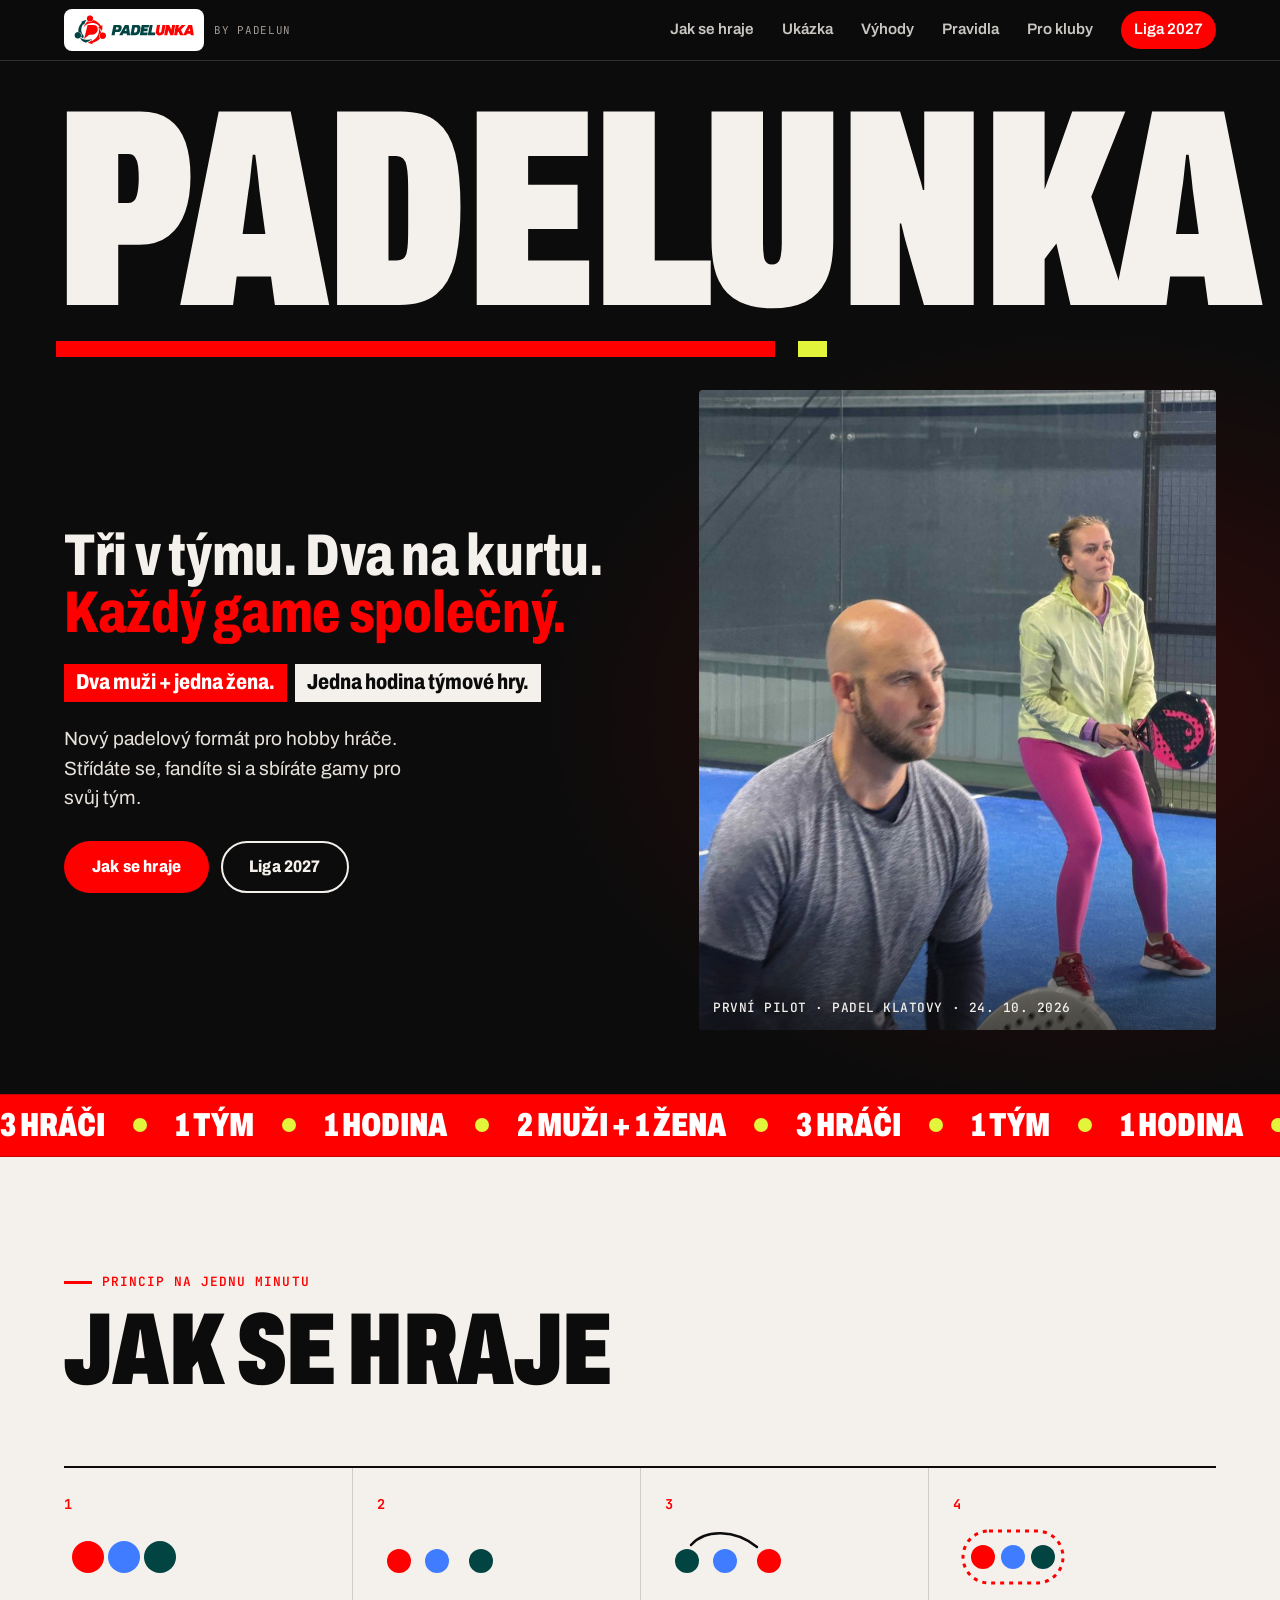
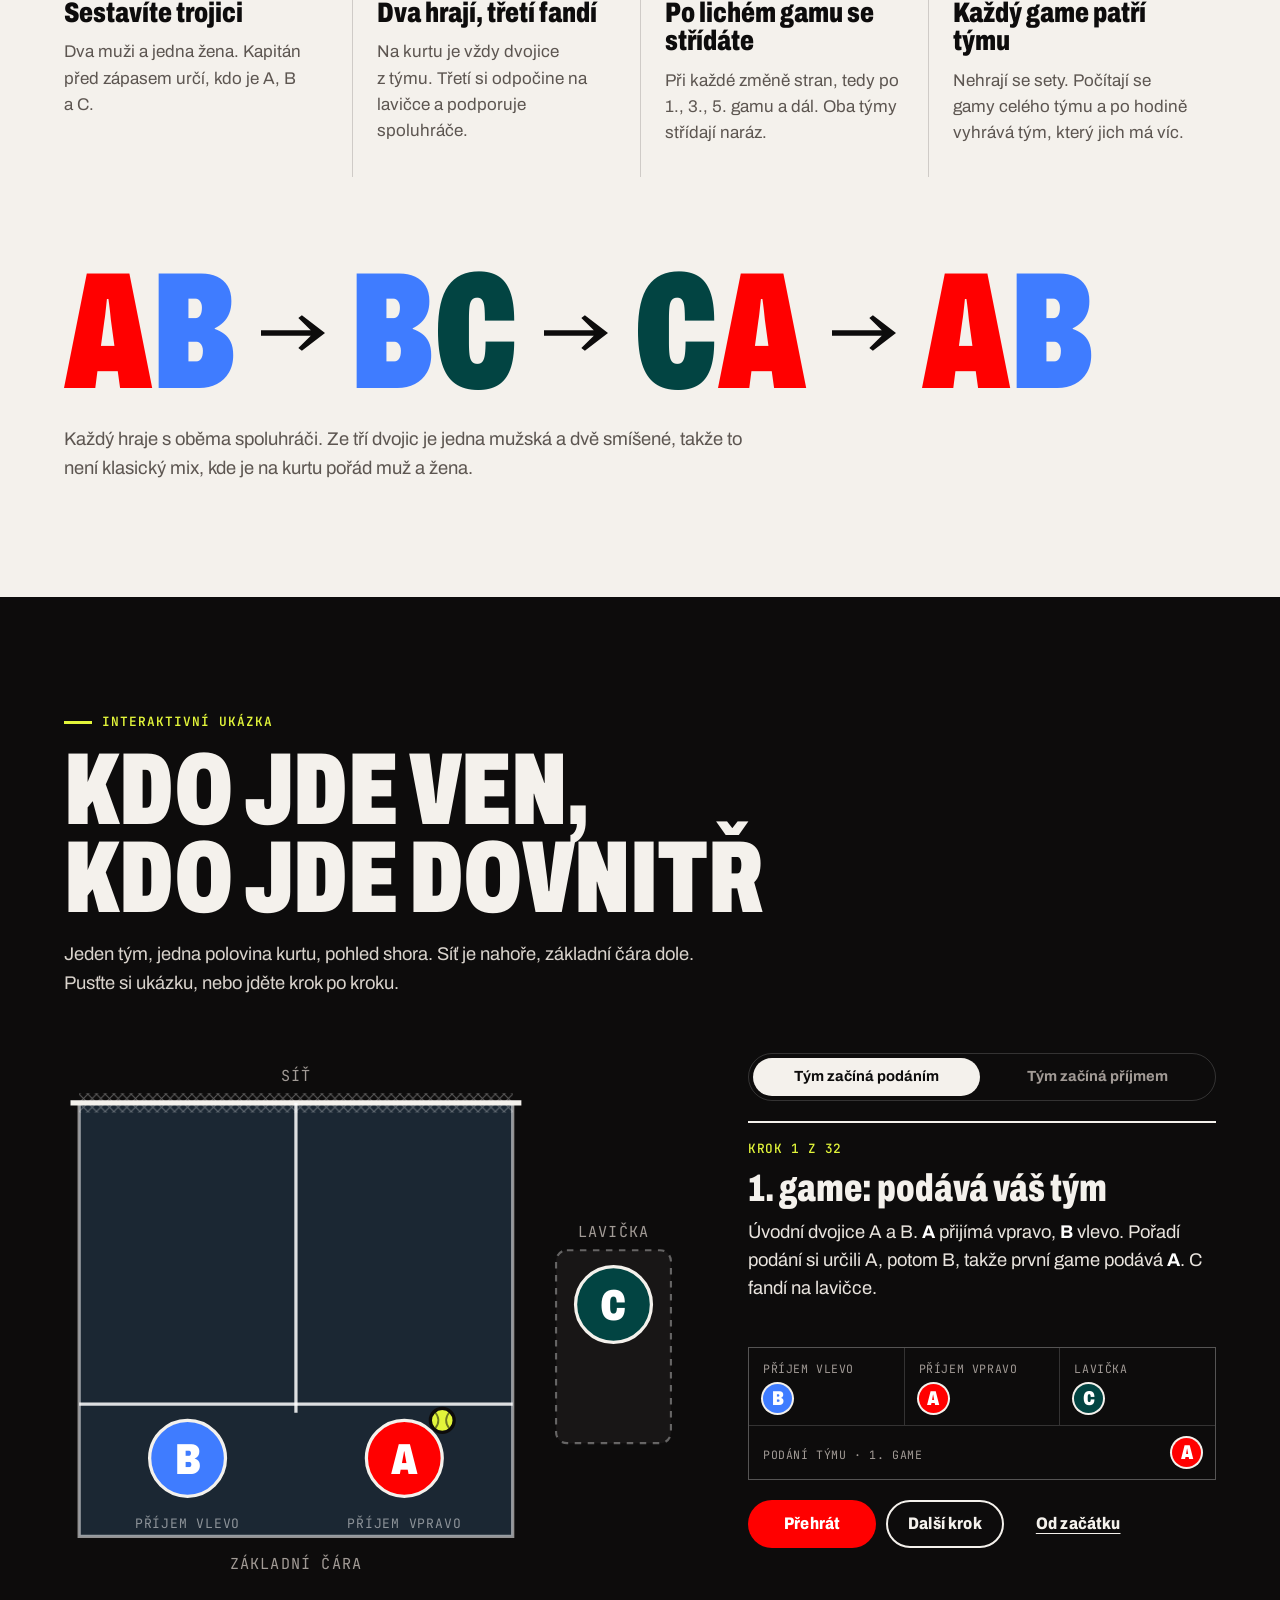
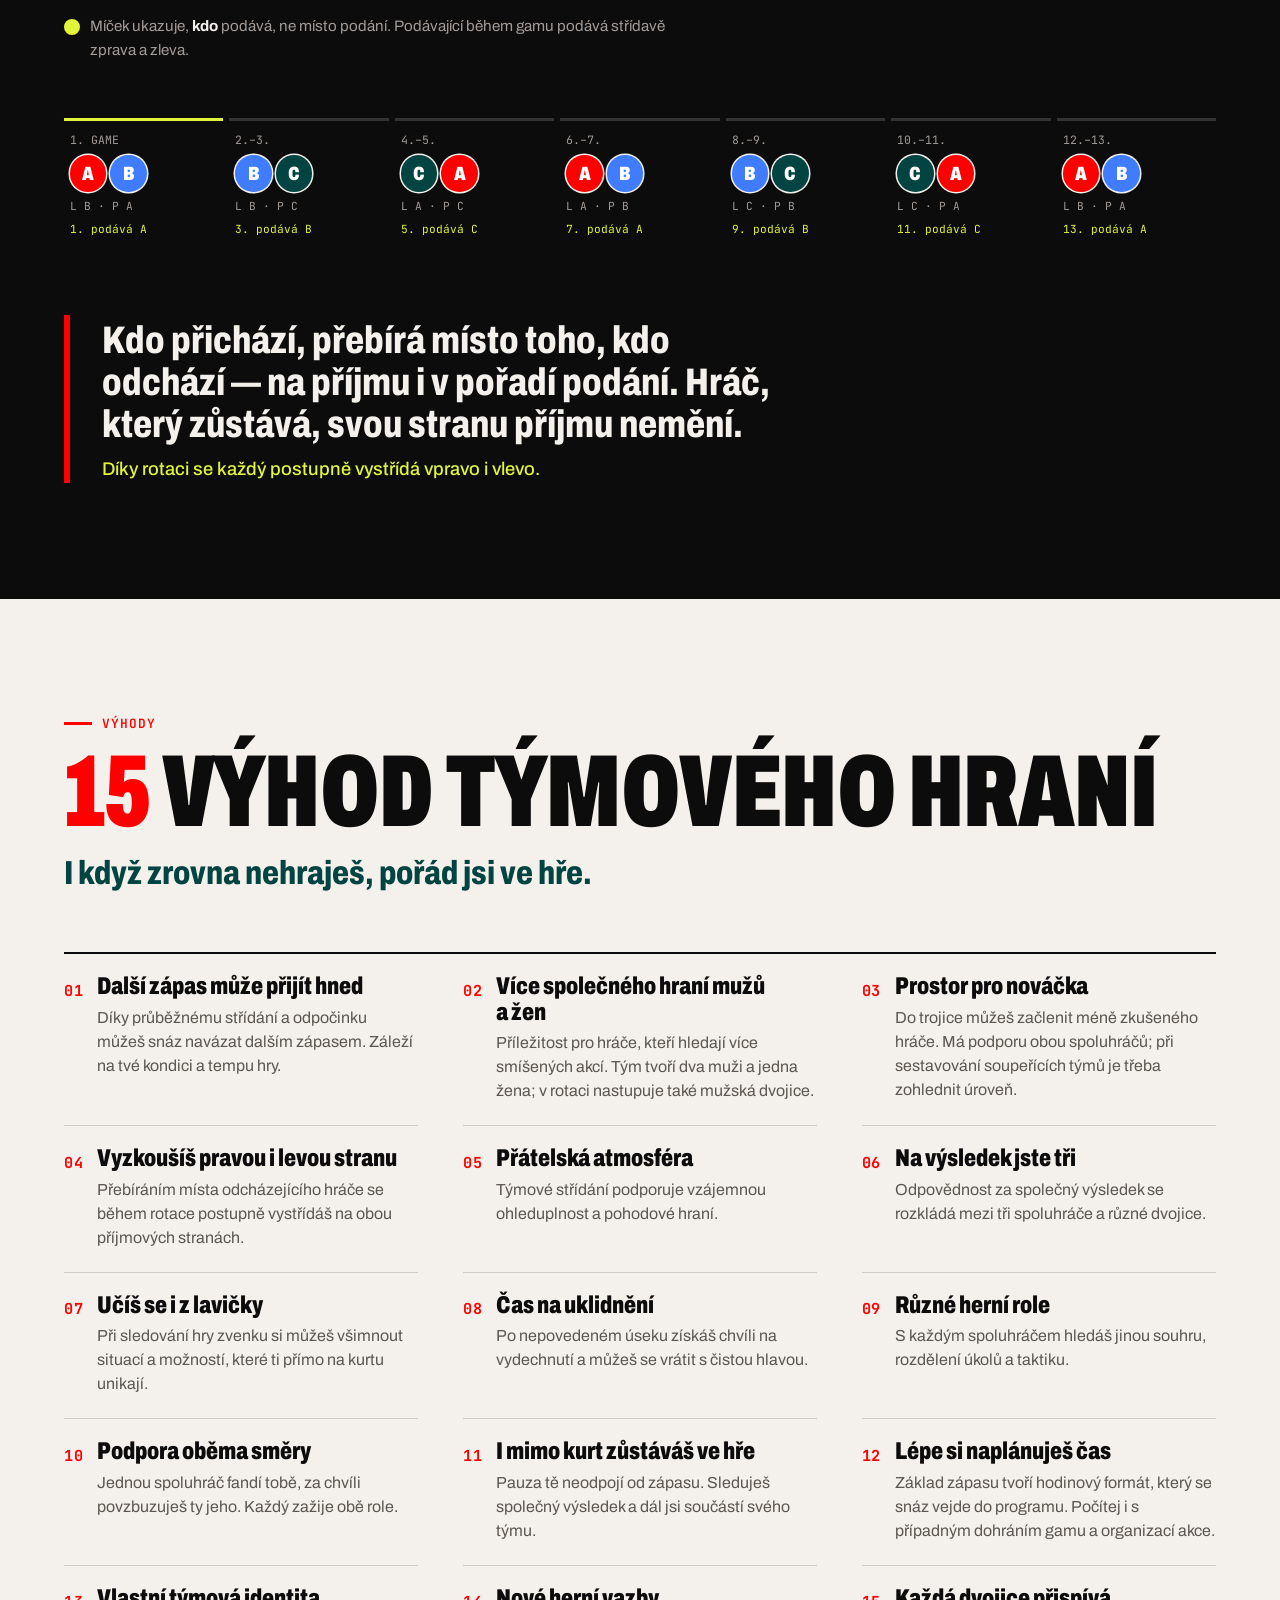
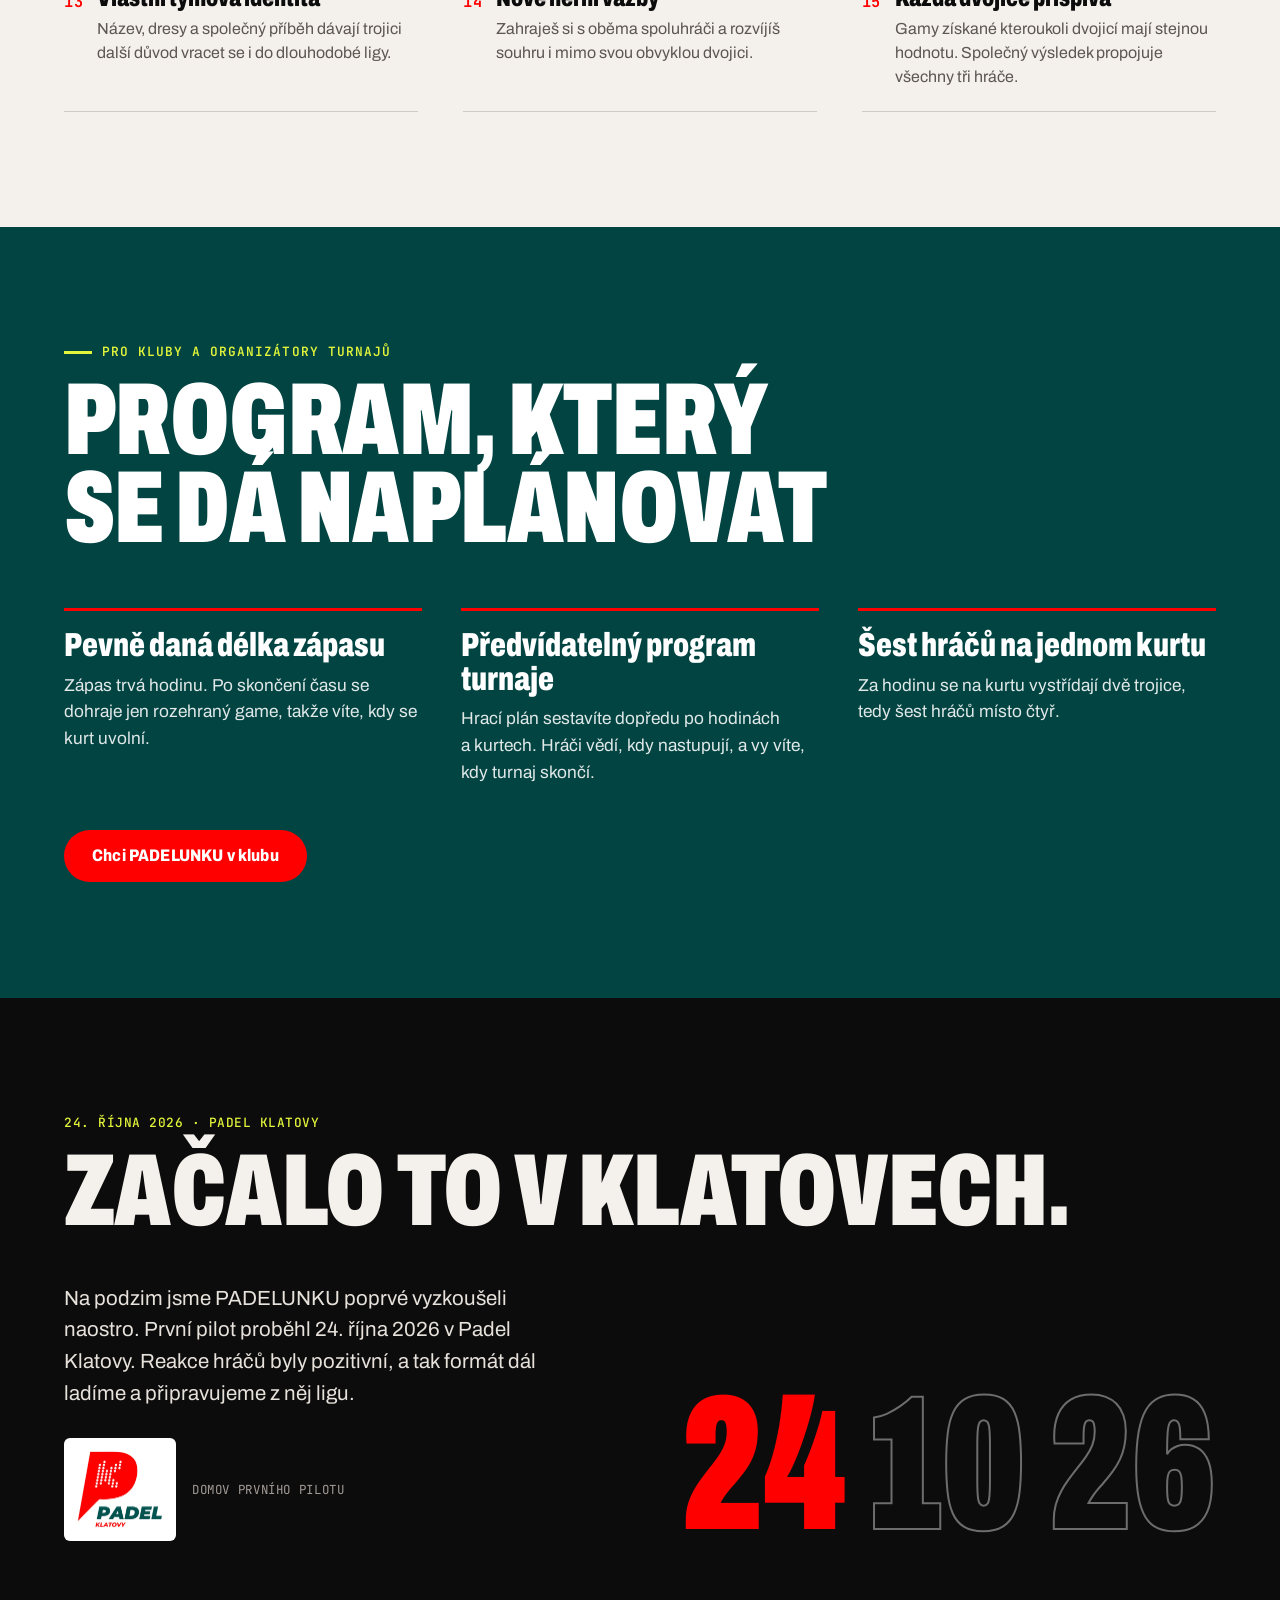
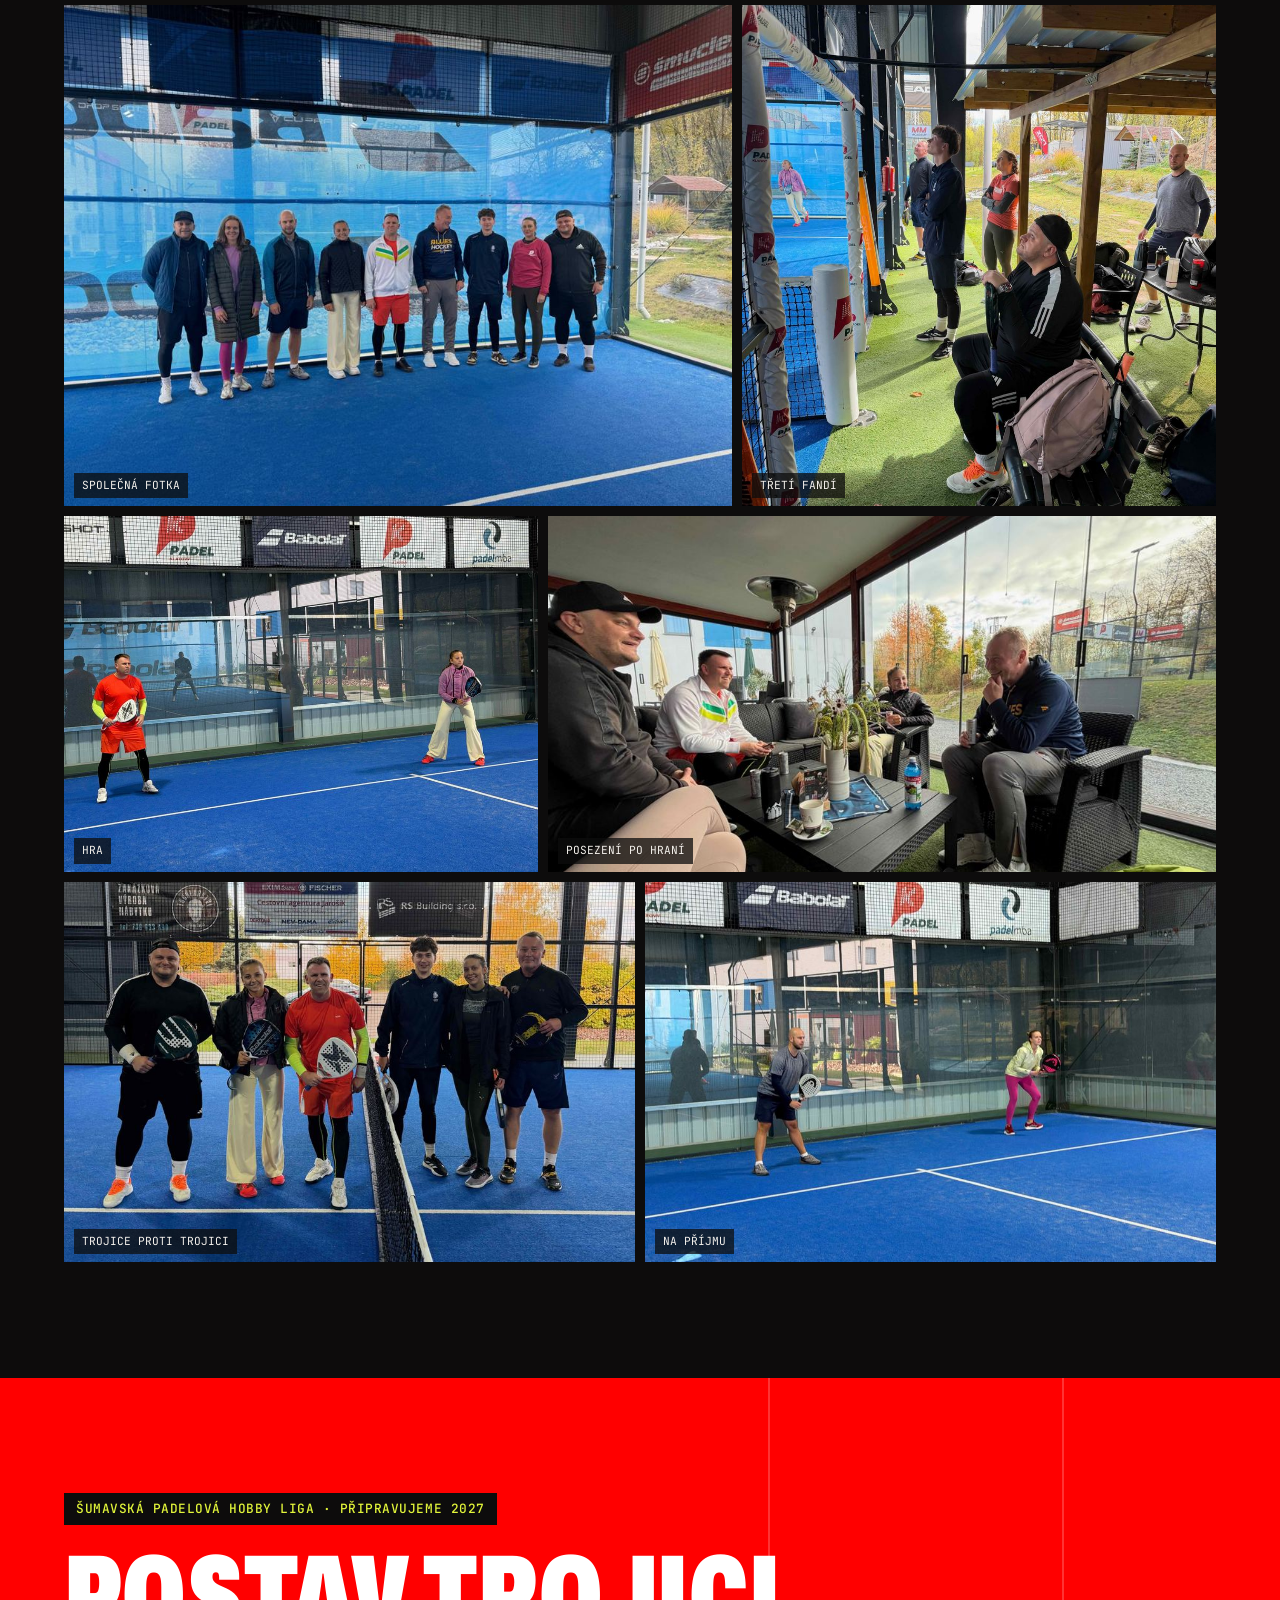
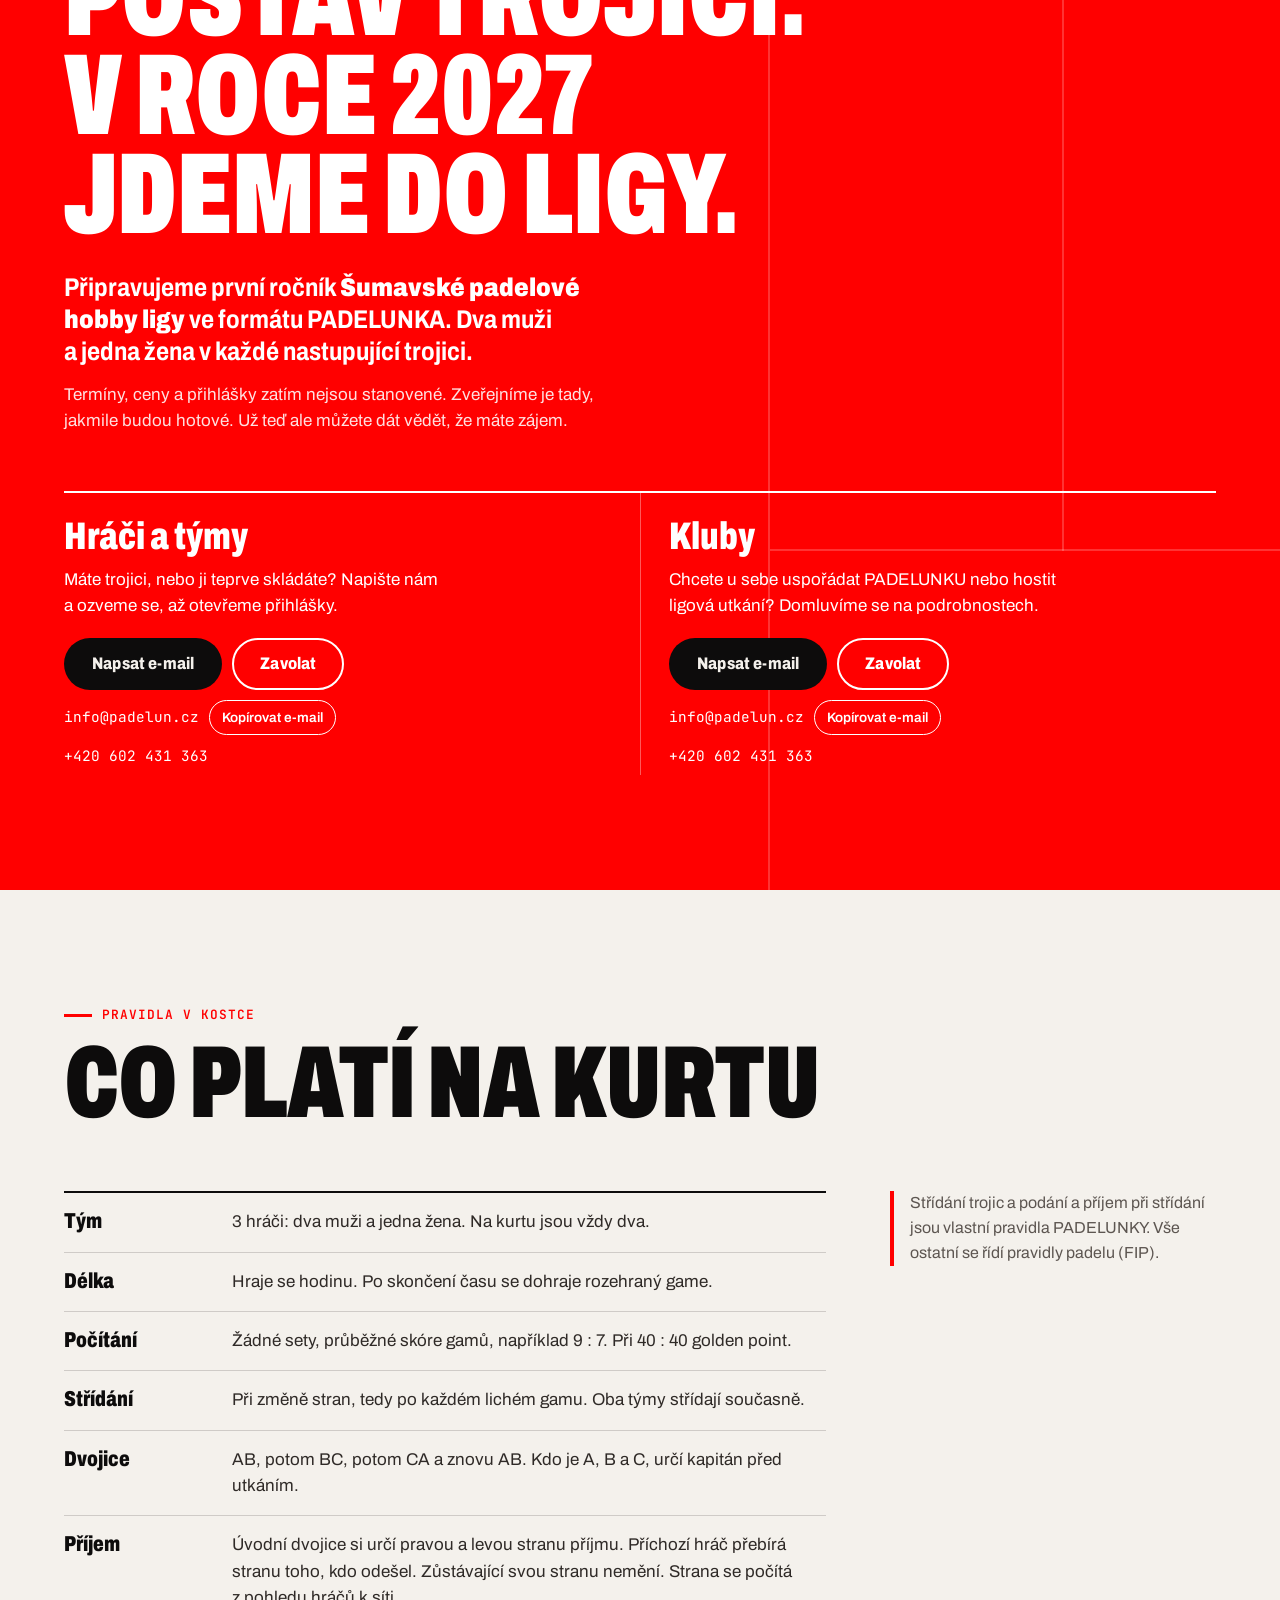
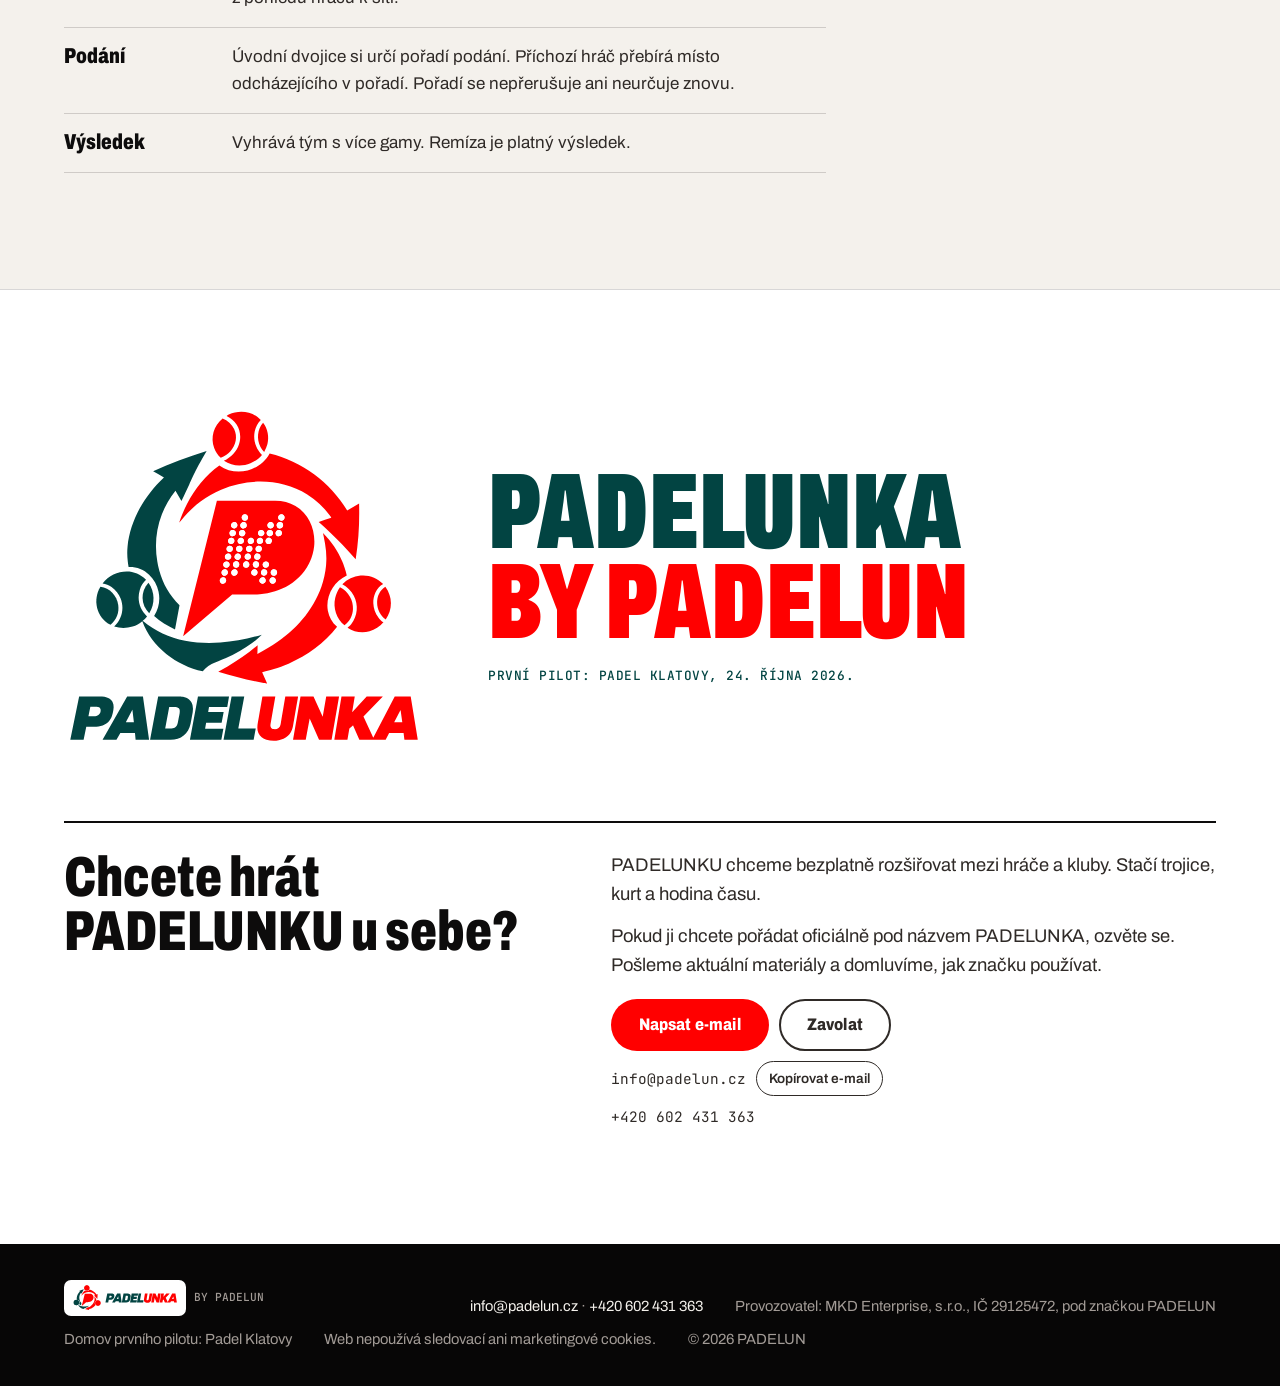
<file: index.html>
<!doctype html>
<html lang="cs">
<head>
<meta charset="utf-8">
<meta name="viewport" content="width=device-width, initial-scale=1, viewport-fit=cover">
<title>PADELUNKA – tři v týmu, dva na kurtu</title>
<meta name="description" content="PADELUNKA je týmový padelový formát pro hobby hráče: tři v týmu, dva muži a jedna žena, dva na kurtu a hodina společné hry. Připravujeme Šumavskou padelovou hobby ligu 2027.">
<meta name="theme-color" content="#0d0c0c">
<meta name="author" content="PADELUN – MKD Enterprise, s.r.o.">
<meta name="color-scheme" content="dark">
<link rel="canonical" href="https://padelunka.cz/">
<meta property="og:url" content="https://padelunka.cz/">
<meta property="og:type" content="website">
<meta property="og:locale" content="cs_CZ">
<meta property="og:site_name" content="PADELUNKA">
<meta property="og:title" content="PADELUNKA – tři v týmu, dva na kurtu">
<meta property="og:description" content="Nový týmový formát padelu pro hobby hráče. Dva muži + jedna žena, jedna hodina týmové hry. Připravujeme Šumavskou padelovou hobby ligu 2027.">
<meta property="og:image" content="https://padelunka.cz/assets/img/og.png">
<meta property="og:image:type" content="image/png">
<meta property="og:image:width" content="1200">
<meta property="og:image:height" content="630">
<meta property="og:image:alt" content="PADELUNKA – 3 hráči, 1 tým, 1 hodina">
<meta name="twitter:card" content="summary_large_image">
<link rel="icon" href="assets/img/favicon.svg" type="image/svg+xml">
<link rel="icon" href="assets/img/favicon-32.png" sizes="32x32" type="image/png">
<link rel="apple-touch-icon" href="assets/img/apple-touch-icon.png">
<link rel="manifest" href="site.webmanifest">
<link rel="preload" href="assets/fonts/archivo-latin.woff2" as="font" type="font/woff2" crossorigin>
<link rel="preload" href="assets/fonts/archivo-latin-ext.woff2" as="font" type="font/woff2" crossorigin>
<link rel="stylesheet" href="assets/css/style.css">
<script src="assets/js/nastaveni.js" defer></script>
<script src="assets/js/web.js" defer></script>
<script src="assets/js/rotace.js" defer></script>
</head>
<body>
<a class="skip" href="#obsah">Přeskočit na obsah</a>

<header class="top">
  <div class="top__in">
    <a class="brand" href="#uvod" aria-label="PADELUNKA – na začátek stránky">
      <span class="brand__plate"><img src="assets/img/logo/logo-vodorovne-mini.svg" alt="PADELUNKA" width="128" height="32"></span><span class="brand__by">by PADELUN</span>
    </a>
    <nav class="nav" aria-label="Hlavní navigace">
      <a href="#jak-se-hraje">Jak se hraje</a>
      <a href="#ukazka">Ukázka</a>
      <a href="#vyhody">Výhody</a>
      <a href="#pravidla">Pravidla</a>
      <a href="#kluby">Pro kluby</a>
      <a class="nav__liga" href="#liga">Liga 2027</a>
    </nav>
  </div>
</header>

<main id="obsah">

<!-- ============ ÚVOD ============ -->
<section class="hero" id="uvod" aria-labelledby="hero-nazev">
  <div class="wrap">
    <h1 class="hero__mega" id="hero-nazev">PADELUNKA</h1>
    <div class="hero__grid">
      <div class="hero__copy">
        <p class="hero__claim">Tři v týmu. Dva na kurtu. <em>Každý game společný.</em></p>
        <p class="hero__mix"><span>Dva muži + jedna žena.</span> <span>Jedna hodina týmové hry.</span></p>
        <p class="hero__lead">Nový padelový formát pro hobby hráče. Střídáte se, fandíte si a sbíráte gamy pro svůj tým.</p>
        <div class="hero__cta">
          <a class="btn btn--red" href="#jak-se-hraje">Jak se hraje</a>
          <a class="btn btn--line" href="#liga">Liga 2027</a>
        </div>
      </div>

      <figure class="hero__media" id="hero-media">
        <!-- Bez dodané fotky se zobrazí živé schéma trojice. Fotka se zapne v assets/js/nastaveni.js -->
        <div class="trio" aria-hidden="true">
          <svg viewBox="0 0 420 400" class="trio__svg">
            <g class="trio__court">
              <rect x="30" y="30" width="360" height="340"/>
              <line x1="30" y1="130" x2="390" y2="130"/>
              <line x1="210" y1="130" x2="210" y2="370"/>
              <line x1="30" y1="30" x2="390" y2="30" class="trio__net"/>
            </g>
            <g class="trio__edges">
              <line data-e="AB" x1="110" y1="290" x2="310" y2="290"/>
              <line data-e="BC" x1="310" y1="290" x2="210" y2="115"/>
              <line data-e="CA" x1="210" y1="115" x2="110" y2="290"/>
            </g>
            <circle class="trio__ball" r="9" cx="210" cy="290"/>
            <g class="trio__node" data-p="A" transform="translate(110 290)"><circle r="34"/><text dy="0.36em">A</text></g>
            <g class="trio__node" data-p="B" transform="translate(310 290)"><circle r="34"/><text dy="0.36em">B</text></g>
            <g class="trio__node" data-p="C" transform="translate(210 115)"><circle r="34"/><text dy="0.36em">C</text></g>
          </svg>
        </div>
        <figcaption class="trio__cap" aria-live="off"><span class="mono">Na kurtu</span> <b id="trio-pair">A + B</b> <span class="mono">· fandí</span> <b id="trio-rest">C</b></figcaption>
      </figure>
    </div>
  </div>
  <div class="ticker" aria-hidden="true">
    <div class="ticker__run">
      <span>3 hráči</span><i></i><span>1 tým</span><i></i><span>1 hodina</span><i></i><span>2 muži + 1 žena</span><i></i>
      <span>3 hráči</span><i></i><span>1 tým</span><i></i><span>1 hodina</span><i></i><span>2 muži + 1 žena</span><i></i>
    </div>
  </div>
</section>

<!-- ============ JAK SE HRAJE ============ -->
<section class="band band--paper" id="jak-se-hraje" aria-labelledby="jak-nazev">
  <div class="wrap">
    <p class="eyebrow">Princip na jednu minutu</p>
    <h2 class="h2" id="jak-nazev">Jak se hraje</h2>

    <ol class="steps">
      <li class="step">
        <span class="step__n">1</span>
        <svg class="step__pic" viewBox="0 0 120 60" aria-hidden="true"><circle cx="24" cy="30" r="16" class="pA"/><circle cx="60" cy="30" r="16" class="pB"/><circle cx="96" cy="30" r="16" class="pC"/></svg>
        <h3>Sestavíte trojici</h3>
        <p>Dva muži a jedna žena. Kapitán před zápasem určí, kdo je A, B a C.</p>
      </li>
      <li class="step">
        <span class="step__n">2</span>
        <svg class="step__pic" viewBox="0 0 120 60" aria-hidden="true"><rect x="2" y="6" width="78" height="48" class="court"/><circle cx="22" cy="34" r="12" class="pA"/><circle cx="60" cy="34" r="12" class="pB"/><circle cx="104" cy="34" r="12" class="pC"/></svg>
        <h3>Dva hrají, třetí fandí</h3>
        <p>Na kurtu je vždy dvojice z týmu. Třetí si odpočine na lavičce a podporuje spoluhráče.</p>
      </li>
      <li class="step">
        <span class="step__n">3</span>
        <svg class="step__pic" viewBox="0 0 120 60" aria-hidden="true"><rect x="2" y="6" width="78" height="48" class="court"/><circle cx="60" cy="34" r="12" class="pB"/><circle cx="22" cy="34" r="12" class="pC"/><circle cx="104" cy="34" r="12" class="pA"/><path d="M92 20 C 70 2, 40 2, 26 18" class="swap"/></svg>
        <h3>Po lichém gamu se střídáte</h3>
        <p>Při každé změně stran, tedy po 1., 3., 5. gamu a dál. Oba týmy střídají naráz.</p>
      </li>
      <li class="step">
        <span class="step__n">4</span>
        <svg class="step__pic" viewBox="0 0 120 60" aria-hidden="true"><circle cx="30" cy="30" r="12" class="pA"/><circle cx="60" cy="30" r="12" class="pB"/><circle cx="90" cy="30" r="12" class="pC"/><rect x="10" y="4" width="100" height="52" rx="26" class="team"/></svg>
        <h3>Každý game patří týmu</h3>
        <p>Nehrají se sety. Počítají se gamy celého týmu a po hodině vyhrává tým, který jich má víc.</p>
      </li>
    </ol>

    <div class="rot" role="img" aria-label="Pořadí dvojic: A a B, potom B a C, potom C a A, a znovu A a B">
      <span class="rot__pair"><b class="cA">A</b><b class="cB">B</b></span><i class="arr"></i>
      <span class="rot__pair"><b class="cB">B</b><b class="cC">C</b></span><i class="arr"></i>
      <span class="rot__pair"><b class="cC">C</b><b class="cA">A</b></span><i class="arr"></i>
      <span class="rot__pair"><b class="cA">A</b><b class="cB">B</b></span>
    </div>
    <p class="rot__note">Každý hraje s oběma spoluhráči. Ze tří dvojic je jedna mužská a dvě smíšené, takže to není klasický mix, kde je na kurtu pořád muž a žena.</p>
  </div>
</section>

<!-- ============ INTERAKTIVNÍ UKÁZKA ============ -->
<section class="band band--ink demo" id="ukazka" aria-labelledby="demo-nazev">
  <div class="wrap">
    <p class="eyebrow eyebrow--y">Interaktivní ukázka</p>
    <h2 class="h2" id="demo-nazev">Kdo jde ven, kdo jde dovnitř</h2>
    <p class="demo__intro">Jeden tým, jedna polovina kurtu, pohled shora. Síť je nahoře, základní čára dole. Pusťte si ukázku, nebo jděte krok po kroku.</p>

    <div class="demo__grid">
        <div class="seg demo__seg" role="radiogroup" aria-label="Jak tým začíná">
          <button type="button" role="radio" aria-checked="true" data-start="podani" id="start-podani">Tým začíná podáním</button>
          <button type="button" role="radio" aria-checked="false" data-start="prijem" id="start-prijem">Tým začíná příjmem</button>
        </div>
      <div class="demo__stage">
        <svg class="court" id="court" viewBox="-14 -46 584 500" role="img" aria-labelledby="court-title court-desc">
          <title id="court-title">Polovina padelového kurtu s hráči A, B a C</title>
          <desc id="court-desc">Schéma ukazuje, kdo stojí na příjmu vpravo, kdo vlevo, kdo sedí na lavičce a kdo bude podávat. Slovní popis každého kroku je v textu u schématu.</desc>
          <defs>
            <pattern id="mesh" width="8" height="8" patternUnits="userSpaceOnUse"><path d="M0 0L8 8M8 0L0 8" class="mesh"/></pattern>
          </defs>
          <!-- kurt 10 × 10 m, 1 m = 40 jednotek -->
          <rect x="0" y="0" width="400" height="400" class="c-floor"/>
          <rect x="0" y="0" width="400" height="400" class="c-wall"/>
          <rect x="0" y="-9" width="400" height="18" fill="url(#mesh)" class="c-netbg"/>
          <line x1="-8" y1="0" x2="408" y2="0" class="c-net"/>
          <line x1="0" y1="278" x2="400" y2="278" class="c-line"/>
          <line x1="200" y1="0" x2="200" y2="286" class="c-line"/>
          <rect x="0" y="278" width="200" height="122" class="c-zone" id="zone-L"/>
          <rect x="200" y="278" width="200" height="122" class="c-zone" id="zone-R"/>
          <text x="200" y="-20" class="c-lab" text-anchor="middle">SÍŤ</text>
          <text x="200" y="430" class="c-lab" text-anchor="middle">ZÁKLADNÍ ČÁRA</text>
          <text x="100" y="392" class="c-side" text-anchor="middle">PŘÍJEM VLEVO</text>
          <text x="300" y="392" class="c-side" text-anchor="middle">PŘÍJEM VPRAVO</text>
          <!-- lavička -->
          <g class="bench">
            <rect x="440" y="136" width="106" height="178" rx="10" class="b-box"/>
            <text x="493" y="124" text-anchor="middle" class="c-lab">LAVIČKA</text>
          </g>
          <!-- míček = kdo podává -->
          <g id="ball" class="ball" style="transform: translate(300px, 300px)"><circle r="11"/><path d="M-7 -8 Q 0 0 -7 8 M7 -8 Q 0 0 7 8" class="ball__seam"/></g>
          <!-- hráči -->
          <g class="pl" id="pl-A" data-p="A"><circle class="pl__ring" r="45"/><circle class="pl__dot" r="35"/><text dy="0.36em">A</text></g>
          <g class="pl" id="pl-B" data-p="B"><circle class="pl__ring" r="45"/><circle class="pl__dot" r="35"/><text dy="0.36em">B</text></g>
          <g class="pl" id="pl-C" data-p="C"><circle class="pl__ring" r="45"/><circle class="pl__dot" r="35"/><text dy="0.36em">C</text></g>
        </svg>

      </div>

      <div class="demo__panel">


        <div class="narr">
          <p class="narr__step mono" id="narr-step">Krok 1 z 32</p>
          <p class="narr__title" id="narr-title">1. game: podává váš tým</p>
          <p class="narr__text" id="narr-text" aria-live="polite">Úvodní dvojice A a B. <b>A</b> přijímá vpravo, <b>B</b> vlevo. Pořadí podání si určili A, potom B, takže první game podává <b>A</b>. C fandí na lavičce.</p>
        </div>

        <dl class="status">
          <div><dt>Příjem vlevo</dt><dd id="st-L">B</dd></div>
          <div><dt>Příjem vpravo</dt><dd id="st-R">A</dd></div>
          <div><dt>Lavička</dt><dd id="st-B">C</dd></div>
          <div class="status__srv"><dt id="st-srv-lab">Podání týmu · 1. game</dt><dd id="st-srv">A</dd></div>
        </dl>

        <div class="ctrl" role="group" aria-label="Ovládání ukázky">
          <button type="button" class="btn btn--red ctrl__play" id="btn-play" aria-pressed="false">Přehrát</button>
          <button type="button" class="btn btn--line" id="btn-next">Další krok</button>
          <button type="button" class="btn btn--ghost" id="btn-reset">Od začátku</button>
        </div>
      </div>
        <p class="demo__legend"><span class="ball-ico" aria-hidden="true"></span><span>Míček ukazuje, <b>kdo</b> podává, ne místo podání. Podávající během gamu podává střídavě zprava a zleva.</span></p>
    </div>

    <div class="tl" id="timeline" role="group" aria-label="Přehled prvních 13 gamů – kliknutím přeskočíte"></div>

    <blockquote class="rule">
      <p>Kdo přichází, přebírá místo toho, kdo odchází — na příjmu i v pořadí podání. Hráč, který zůstává, svou stranu příjmu nemění.</p>
      <p class="rule__add">Díky rotaci se každý postupně vystřídá vpravo i vlevo.</p>
    </blockquote>
  </div>
</section>

<!-- ============ VÝHODY ============ -->
<section class="band band--paper benefits" id="vyhody" aria-labelledby="vyhody-nazev">
  <div class="wrap">
    <p class="eyebrow">Výhody</p>
    <h2 class="h2" id="vyhody-nazev"><span class="benefits__num">15</span> výhod týmového hraní</h2>
    <p class="benefits__claim">I když zrovna nehraješ, pořád jsi ve hře.</p>
    <ol class="ben__list">
      <li class="ben"><span class="ben__n mono">01</span><h3 class="ben__t">Další zápas může přijít hned</h3><p class="ben__d">Díky průběžnému střídání a odpočinku můžeš snáz navázat dalším zápasem. Záleží na tvé kondici a tempu hry.</p></li>
      <li class="ben"><span class="ben__n mono">02</span><h3 class="ben__t">Více společného hraní mužů a žen</h3><p class="ben__d">Příležitost pro hráče, kteří hledají více smíšených akcí. Tým tvoří dva muži a jedna žena; v rotaci nastupuje také mužská dvojice.</p></li>
      <li class="ben"><span class="ben__n mono">03</span><h3 class="ben__t">Prostor pro nováčka</h3><p class="ben__d">Do trojice můžeš začlenit méně zkušeného hráče. Má podporu obou spoluhráčů; při sestavování soupeřících týmů je třeba zohlednit úroveň.</p></li>
      <li class="ben"><span class="ben__n mono">04</span><h3 class="ben__t">Vyzkoušíš pravou i levou stranu</h3><p class="ben__d">Přebíráním místa odcházejícího hráče se během rotace postupně vystřídáš na obou příjmových stranách.</p></li>
      <li class="ben"><span class="ben__n mono">05</span><h3 class="ben__t">Přátelská atmosféra</h3><p class="ben__d">Týmové střídání podporuje vzájemnou ohleduplnost a pohodové hraní.</p></li>
      <li class="ben"><span class="ben__n mono">06</span><h3 class="ben__t">Na výsledek jste tři</h3><p class="ben__d">Odpovědnost za společný výsledek se rozkládá mezi tři spoluhráče a různé dvojice.</p></li>
      <li class="ben"><span class="ben__n mono">07</span><h3 class="ben__t">Učíš se i z lavičky</h3><p class="ben__d">Při sledování hry zvenku si můžeš všimnout situací a možností, které ti přímo na kurtu unikají.</p></li>
      <li class="ben"><span class="ben__n mono">08</span><h3 class="ben__t">Čas na uklidnění</h3><p class="ben__d">Po nepovedeném úseku získáš chvíli na vydechnutí a můžeš se vrátit s čistou hlavou.</p></li>
      <li class="ben"><span class="ben__n mono">09</span><h3 class="ben__t">Různé herní role</h3><p class="ben__d">S každým spoluhráčem hledáš jinou souhru, rozdělení úkolů a taktiku.</p></li>
      <li class="ben"><span class="ben__n mono">10</span><h3 class="ben__t">Podpora oběma směry</h3><p class="ben__d">Jednou spoluhráč fandí tobě, za chvíli povzbuzuješ ty jeho. Každý zažije obě role.</p></li>
      <li class="ben"><span class="ben__n mono">11</span><h3 class="ben__t">I mimo kurt zůstáváš ve hře</h3><p class="ben__d">Pauza tě neodpojí od zápasu. Sleduješ společný výsledek a dál jsi součástí svého týmu.</p></li>
      <li class="ben"><span class="ben__n mono">12</span><h3 class="ben__t">Lépe si naplánuješ čas</h3><p class="ben__d">Základ zápasu tvoří hodinový formát, který se snáz vejde do programu. Počítej i s případným dohráním gamu a organizací akce.</p></li>
      <li class="ben"><span class="ben__n mono">13</span><h3 class="ben__t">Vlastní týmová identita</h3><p class="ben__d">Název, dresy a společný příběh dávají trojici další důvod vracet se i do dlouhodobé ligy.</p></li>
      <li class="ben"><span class="ben__n mono">14</span><h3 class="ben__t">Nové herní vazby</h3><p class="ben__d">Zahraješ si s oběma spoluhráči a rozvíjíš souhru i mimo svou obvyklou dvojici.</p></li>
      <li class="ben"><span class="ben__n mono">15</span><h3 class="ben__t">Každá dvojice přispívá</h3><p class="ben__d">Gamy získané kteroukoli dvojicí mají stejnou hodnotu. Společný výsledek propojuje všechny tři hráče.</p></li>
    </ol>
  </div>
</section>

<!-- ============ PRO ORGANIZÁTORY ============ -->
<section class="band band--green org" id="organizatori" aria-labelledby="org-nazev">
  <div class="wrap">
    <p class="eyebrow eyebrow--y">Pro kluby a organizátory turnajů</p>
    <h2 class="h2" id="org-nazev">Program, který se dá naplánovat</h2>
    <ul class="org__list">
      <li><h3>Pevně daná délka zápasu</h3><p>Zápas trvá hodinu. Po skončení času se dohraje jen rozehraný game, takže víte, kdy se kurt uvolní.</p></li>
      <li><h3>Předvídatelný program turnaje</h3><p>Hrací plán sestavíte dopředu po hodinách a kurtech. Hráči vědí, kdy nastupují, a vy víte, kdy turnaj skončí.</p></li>
      <li><h3>Šest hráčů na jednom kurtu</h3><p>Za hodinu se na kurtu vystřídají dvě trojice, tedy šest hráčů místo čtyř.</p></li>
    </ul>
    <p class="org__cta"><a class="btn btn--red" href="#kluby">Chci PADELUNKU v klubu</a></p>
  </div>
</section>

<!-- ============ PILOT ============ -->
<section class="band band--ink pilot" id="pilot" aria-labelledby="pilot-nazev">
  <div class="wrap">
    <div class="pilot__head">
      <p class="pilot__date mono">24. října 2026 · Padel Klatovy</p>
      <h2 class="h2" id="pilot-nazev">Začalo to v Klatovech.</h2>
    </div>
    <div class="pilot__body">
      <div class="pilot__left">
        <p class="pilot__text">Na podzim jsme PADELUNKU poprvé vyzkoušeli naostro. První pilot proběhl 24.&nbsp;října 2026 v&nbsp;Padel Klatovy. Reakce hráčů byly pozitivní, a tak formát dál ladíme a připravujeme z něj ligu.</p>
        <figure class="pilot__home">
          <img src="assets/img/partneri/padel-klatovy-logo-367.png" srcset="assets/img/partneri/padel-klatovy-logo-367.png 367w, assets/img/partneri/padel-klatovy-logo.png 734w" sizes="112px" alt="Logo Padel Klatovy" width="367" height="334" loading="lazy">
          <figcaption>Domov prvního pilotu</figcaption>
        </figure>
      </div>
      <p class="pilot__big" aria-hidden="true"><span>24</span><span>10</span><span>26</span></p>
    </div>
    <!-- Fotky z pilotu se zobrazí automaticky po vyplnění fotkyPilot v assets/js/nastaveni.js -->
    <div class="gallery" id="gallery" hidden></div>
  </div>
</section>

<!-- ============ LIGA 2027 ============ -->
<section class="band band--red liga" id="liga" aria-labelledby="liga-nazev">
  <div class="wrap">
    <p class="liga__badge mono">Šumavská padelová hobby liga · připravujeme 2027</p>
    <h2 class="liga__h" id="liga-nazev">Postav trojici. V roce 2027 jdeme do ligy.</h2>
    <p class="liga__lead">Připravujeme první ročník <strong class="liga__name">Šumavské padelové hobby ligy</strong> ve formátu PADELUNKA. Dva muži a jedna žena v každé nastupující trojici.</p>
    <p class="liga__note">Termíny, ceny a přihlášky zatím nejsou stanovené. Zveřejníme je tady, jakmile budou hotové. Už teď ale můžete dát vědět, že máte zájem.</p>

    <div class="interest">
      <div class="interest__item">
        <h3>Hráči a týmy</h3>
        <p>Máte trojici, nebo ji teprve skládáte? Napište nám a ozveme se, až otevřeme přihlášky.</p>
        <div class="contact" data-predmet="Zájem o Šumavskou padelovou hobby ligu 2027 – hráči / tým" data-text="Dobrý den,%0A%0Amáme zájem o Šumavskou padelovou hobby ligu ve formátu PADELUNKA.%0A%0ANázev týmu (pokud už ho máte):%0AJména hráčů:%0AMěsto / klub:%0A"></div>
      </div>
      <div class="interest__item">
        <h3>Kluby</h3>
        <p>Chcete u sebe uspořádat PADELUNKU nebo hostit ligová utkání? Domluvíme se na podrobnostech.</p>
        <div class="contact" data-predmet="PADELUNKA v našem klubu" data-text="Dobrý den,%0A%0Ajako klub máme zájem uspořádat PADELUNKU.%0A%0ANázev klubu:%0AMěsto:%0APočet kurtů:%0AKontaktní osoba:%0A"></div>
      </div>
    </div>
  </div>
</section>

<!-- ============ PRAVIDLA A VIDEO ============ -->
<section class="band band--paper rules" id="pravidla" aria-labelledby="pravidla-nazev">
  <div class="wrap">
    <p class="eyebrow">Pravidla v kostce</p>
    <h2 class="h2" id="pravidla-nazev">Co platí na kurtu</h2>

    <div class="rules__grid">
      <dl class="rules__list">
        <div><dt>Tým</dt><dd>3 hráči: dva muži a jedna žena. Na kurtu jsou vždy dva.</dd></div>
        <div><dt>Délka</dt><dd>Hraje se hodinu. Po skončení času se dohraje rozehraný game.</dd></div>
        <div><dt>Počítání</dt><dd>Žádné sety, průběžné skóre gamů, například 9 : 7. Při 40 : 40 golden point.</dd></div>
        <div><dt>Střídání</dt><dd>Při změně stran, tedy po každém lichém gamu. Oba týmy střídají současně.</dd></div>
        <div><dt>Dvojice</dt><dd>AB, potom BC, potom CA a znovu AB. Kdo je A, B a C, určí kapitán před utkáním.</dd></div>
        <div><dt>Příjem</dt><dd>Úvodní dvojice si určí pravou a levou stranu příjmu. Příchozí hráč přebírá stranu toho, kdo odešel. Zůstávající svou stranu nemění. Strana se počítá z pohledu hráčů k síti.</dd></div>
        <div><dt>Podání</dt><dd>Úvodní dvojice si určí pořadí podání. Příchozí hráč přebírá místo odcházejícího v pořadí. Pořadí se nepřerušuje ani neurčuje znovu.</dd></div>
        <div><dt>Výsledek</dt><dd>Vyhrává tým s více gamy. Remíza je platný výsledek.</dd></div>
      </dl>

      <aside class="rules__side">
        <p class="rules__fip">Střídání trojic a podání a příjem při střídání jsou vlastní pravidla PADELUNKY. Vše ostatní se řídí pravidly padelu (FIP).</p>
        <div id="rules-download"></div>
        <div id="video-slot"></div>
      </aside>
    </div>
  </div>
</section>

<!-- ============ PŮVOD A KLUBY ============ -->
<section class="band band--paper origin" id="kluby" aria-labelledby="kluby-nazev">
  <div class="wrap">
    <div class="origin__head">
      <img class="origin__logo" src="assets/img/logo/logo.svg" alt="Logo PADELUNKA" width="460" height="440" loading="lazy">
      <div class="origin__claim">
        <p class="origin__by"><span>PADELUNKA</span> <span class="origin__by2">by PADELUN</span></p>
        <p class="origin__pilot mono">První pilot: Padel Klatovy, 24. října 2026.</p>
      </div>
    </div>
    <div class="origin__grid">
      <h2 class="h3" id="kluby-nazev">Chcete hrát PADELUNKU u sebe?</h2>
      <div class="origin__text">
        <p>PADELUNKU chceme bezplatně rozšiřovat mezi hráče a kluby. Stačí trojice, kurt a hodina času.</p>
        <p>Pokud ji chcete pořádat oficiálně pod názvem PADELUNKA, ozvěte se. Pošleme aktuální materiály a domluvíme, jak značku používat.</p>
        <div class="contact" data-predmet="Oficiální zapojení klubu do PADELUNKY" data-text="Dobrý den,%0A%0Ajako klub bychom rádi pořádali PADELUNKU oficiálně.%0A%0ANázev klubu:%0AMěsto:%0AKontaktní osoba:%0A"></div>
      </div>
    </div>
  </div>
</section>

</main>

<footer class="foot">
  <div class="wrap foot__in">
    <p class="foot__brand"><span class="brand__plate brand__plate--s"><img src="assets/img/logo/logo-vodorovne-mini.svg" alt="PADELUNKA" width="112" height="28"></span> <span>by PADELUN</span></p>
    <p id="foot-contact" hidden></p>
    <p>Provozovatel: MKD Enterprise, s.r.o., IČ 29125472, pod značkou PADELUN</p>
    <p>Domov prvního pilotu: Padel Klatovy</p>
    <p>Web nepoužívá sledovací ani marketingové cookies.</p>
    <p>© 2026 PADELUN</p>
  </div>
</footer>
</body>
</html>
</file>
<file: assets/css/style.css>
/* PADELUNKA – styl webu
   Koncept: plakát nové sportovní značky. Obří zúžené písmo, čáry kurtu jako mřížka,
   pásy černá / papír / červená. Žlutá jen pro míček. */

@font-face { font-family: "Archivo PL"; src: url(../fonts/archivo-latin.woff2) format("woff2-variations"), url(../fonts/archivo-latin.woff2) format("woff2"); font-weight: 100 900; font-stretch: 62% 125%; font-display: swap;
  unicode-range: U+0000-00FF,U+0131,U+0152-0153,U+02BB-02BC,U+02C6,U+02DA,U+02DC,U+0304,U+0308,U+0329,U+2000-206F,U+20AC,U+2122,U+2212,U+FEFF,U+FFFD; }
@font-face { font-family: "Archivo PL"; src: url(../fonts/archivo-latin-ext.woff2) format("woff2-variations"), url(../fonts/archivo-latin-ext.woff2) format("woff2"); font-weight: 100 900; font-stretch: 62% 125%; font-display: swap;
  unicode-range: U+0100-02BA,U+02BD-02C5,U+02C7-02CC,U+02CE-02D7,U+02DD-02FF,U+0304,U+0308,U+0329,U+1E00-1E9F,U+1EF2-1EFF,U+2020,U+20A0-20AB,U+20AD-20C0,U+2113,U+2C60-2C7F,U+A720-A7FF; }
@font-face { font-family: "Mono PL"; src: url(../fonts/mono-latin.woff2) format("woff2"); font-weight: 100 800; font-display: swap;
  unicode-range: U+0000-00FF,U+0131,U+0152-0153,U+02BB-02BC,U+02C6,U+02DA,U+02DC,U+0304,U+0308,U+0329,U+2000-206F,U+20AC,U+2122,U+2212,U+FEFF,U+FFFD; }
@font-face { font-family: "Mono PL"; src: url(../fonts/mono-latin-ext.woff2) format("woff2"); font-weight: 100 800; font-display: swap;
  unicode-range: U+0100-02BA,U+02BD-02C5,U+02C7-02CC,U+02CE-02D7,U+02DD-02FF,U+0304,U+0308,U+0329,U+1E00-1E9F,U+1EF2-1EFF,U+2020,U+20A0-20AB,U+20AD-20C0,U+2113,U+2C60-2C7F,U+A720-A7FF; }

:root {
  /* barvy */
  --ink: #0d0c0c;        /* téměř černá, lehce teplá */
  --ink-2: #181616;
  --paper: #f4f1ec;      /* bílá s nádechem kurtového písku */
  --white: #ffffff;
  /* oficiální barvy značky (RGB z manuálu) */
  --red: #ff0000;        /* 255/0/0 */
  --green: #024442;      /* 2/68/66 */
  --grey: #898989;       /* 137/137/137 */
  --ball: #e2f53a;       /* žlutá jen pro míček */
  --mute-d: #a29b96;     /* šedá na tmavém */
  --mute-l: #5d5651;     /* šedá na světlém */
  --line-d: rgba(255,255,255,.16);
  --line-l: rgba(13,12,12,.16);
  /* hráči */
  --pA: var(--red); --pB: #3f7cff; --pC: var(--green);
  /* písmo */
  --f: "Archivo PL", "Arial Narrow", "Helvetica Neue", Arial, sans-serif;
  --mono: "Mono PL", ui-monospace, "SF Mono", Menlo, Consolas, monospace;
  /* rozměry */
  --gut: clamp(16px, 5vw, 72px);
  --max: 1360px;
  --ease: cubic-bezier(.2,.7,.2,1);
  color-scheme: dark;
}

*, *::before, *::after { box-sizing: border-box; }
html { -webkit-text-size-adjust: 100%; scroll-behavior: smooth; scroll-padding-top: 72px; }
body { margin: 0; background: var(--ink); color: var(--paper); font-family: var(--f); font-size: 1.0625rem; line-height: 1.55; font-stretch: 100%; overflow-x: clip; -webkit-font-smoothing: antialiased; }
img { max-width: 100%; display: block; }
h1, h2, h3, p, ol, ul, dl, dd, figure, blockquote { margin: 0; }
a { color: inherit; }
button { font: inherit; }
.mono { font-family: var(--mono); font-size: .8rem; letter-spacing: .04em; text-transform: uppercase; font-weight: 500; }
:focus-visible { outline: 3px solid var(--ball); outline-offset: 3px; border-radius: 2px; }
.skip { position: absolute; left: 12px; top: -60px; z-index: 50; background: var(--ball); color: var(--ink); padding: 10px 16px; font-weight: 700; text-decoration: none; }
.skip:focus { top: calc(10px + env(safe-area-inset-top, 0px)); }

.wrap { width: 100%; max-width: calc(var(--max) + 2 * var(--gut)); margin-inline: auto;
  padding-left: max(var(--gut), env(safe-area-inset-left, 0px)); padding-right: max(var(--gut), env(safe-area-inset-right, 0px)); }

/* ---------- hlavička ---------- */
body::before { content: ""; position: fixed; inset: 0 0 auto; height: env(safe-area-inset-top, 0px); z-index: 40; background: var(--ink); }
.top { position: sticky; top: env(safe-area-inset-top, 0px); z-index: 30; background: rgba(13,12,12,.88); backdrop-filter: blur(10px); -webkit-backdrop-filter: blur(10px); border-bottom: 1px solid var(--line-d); }
.top__in { display: flex; align-items: center; justify-content: space-between; gap: 16px; height: 60px; max-width: calc(var(--max) + 2 * var(--gut)); margin-inline: auto;
  padding-left: max(var(--gut), env(safe-area-inset-left, 0px)); padding-right: max(var(--gut), env(safe-area-inset-right, 0px)); }
.brand { display: flex; align-items: center; gap: 10px; text-decoration: none; white-space: nowrap; }
.brand__plate { flex: none; display: inline-flex; align-items: center; background: #fff; border-radius: 8px; padding: 6px 10px; }
.brand__plate img { height: 30px; width: auto; display: block; }
.brand__plate--s { padding: 5px 9px; border-radius: 7px; }
.brand__plate--s img { height: 26px; }
.brand__by { font-family: var(--mono); font-size: .68rem; color: var(--mute-d); text-transform: uppercase; letter-spacing: .06em; }
.nav { display: flex; align-items: center; gap: clamp(12px, 2.2vw, 28px); font-weight: 600; font-size: .95rem; }
.nav a { text-decoration: none; color: var(--paper); opacity: .82; }
.nav a:hover { opacity: 1; }
.nav__liga { opacity: 1 !important; background: var(--red); color: var(--white) !important; padding: 7px 13px; border-radius: 999px; }
@media (max-width: 760px) {
  .nav a:not(.nav__liga) { display: none; }
  .brand__by { display: none; }
}

/* ---------- tlačítka ---------- */
.btn { display: inline-flex; align-items: center; justify-content: center; gap: 10px; min-height: 52px; padding: 0 26px; border-radius: 999px; font-weight: 800; font-stretch: 85%; font-size: 1.05rem; letter-spacing: .01em; text-decoration: none; cursor: pointer; border: 2px solid transparent; transition: transform .2s var(--ease), background .2s, color .2s, border-color .2s; }
.btn:hover { transform: translateY(-2px); }
.btn:active { transform: translateY(0); }
.btn--red { background: var(--red); color: var(--white); }
.btn--red:hover { background: var(--red); box-shadow: 0 6px 18px rgba(255,0,0,.35); }
.btn--line { border-color: currentColor; color: inherit; background: transparent; }
.btn--ghost { background: transparent; color: inherit; border-color: transparent; text-decoration: underline; text-underline-offset: 4px; padding-inline: 12px; }
.btn--ink { background: var(--ink); color: var(--paper); }
.btn--paper { background: var(--paper); color: var(--ink); }

/* ---------- úvod ---------- */
.hero { position: relative; padding-top: clamp(20px, 3vw, 40px); background:
  radial-gradient(ellipse 60% 50% at 85% 60%, rgba(255,0,0,.16), transparent 70%), var(--ink); }
.hero__mega { font-weight: 900; font-stretch: 62%; line-height: .8; letter-spacing: -.012em; text-transform: uppercase;
  font-size: clamp(3rem, calc((min(100vw, calc(var(--max) + 2 * var(--gut))) - 2 * var(--gut)) * .244), 21rem);
  color: var(--paper); white-space: nowrap; margin-left: -.03em; }
.hero__mega::after { content: ""; display: block; height: .055em; width: 100%; margin-top: .06em; background: linear-gradient(90deg, var(--red) 0 62%, transparent 62% 64%, var(--ball) 64% 66.5%, transparent 66.5%); }
.hero__grid { display: grid; grid-template-columns: minmax(0, 1.05fr) minmax(0, .95fr); gap: clamp(24px, 5vw, 72px); align-items: center; padding-block: clamp(22px, 2.6vw, 36px) clamp(36px, 5vw, 72px); }
.hero__claim { font-weight: 800; font-stretch: 75%; font-size: clamp(2.1rem, 4.6vw, 4.3rem); line-height: .98; letter-spacing: -.005em; text-wrap: balance; }
.hero__claim em { font-style: normal; color: var(--red); display: block; }
.hero__mix { margin-top: 22px; display: flex; flex-wrap: wrap; gap: 8px; }
.hero__mix span { background: var(--paper); color: var(--ink); font-weight: 800; font-stretch: 80%; font-size: clamp(1.05rem, 1.7vw, 1.35rem); padding: 6px 12px; line-height: 1.2; }
.hero__mix span:first-child { background: var(--red); color: var(--white); }
.hero__lead { margin-top: 22px; max-width: 34ch; font-size: clamp(1.1rem, 1.5vw, 1.3rem); color: #e6e1db; }
.hero__cta { margin-top: 28px; display: flex; flex-wrap: wrap; gap: 12px; }

.hero__media { position: relative; min-width: 0; }
.trio__svg { width: 100%; max-width: 520px; display: block; margin-inline: auto; overflow: visible; }
.trio__court rect, .trio__court line { fill: none; stroke: var(--line-d); stroke-width: 2; }
.trio__court .trio__net { stroke: rgba(255,255,255,.55); stroke-width: 5; stroke-dasharray: 2 6; }
.trio__edges line { stroke: rgba(255,255,255,.14); stroke-width: 4; stroke-linecap: round; transition: stroke .6s, stroke-width .6s; }
.trio__edges line.on { stroke: var(--paper); stroke-width: 8; }
.trio__node circle { stroke: var(--paper); stroke-width: 4; transition: opacity .6s, transform .6s var(--ease); }
.trio__node text { fill: var(--white); font-weight: 900; font-stretch: 75%; font-size: 36px; text-anchor: middle; font-family: var(--f); }
.trio__node[data-p="A"] circle { fill: var(--pA); }
.trio__node[data-p="B"] circle { fill: var(--pB); }
.trio__node[data-p="C"] circle { fill: var(--pC); }
.trio__node.rest { opacity: .45; }
.trio__ball { fill: var(--ball); filter: drop-shadow(0 0 10px rgba(226,245,58,.6)); }
.trio__cap { text-align: center; margin-top: 10px; color: var(--mute-d); display: flex; gap: 8px; justify-content: center; align-items: baseline; flex-wrap: wrap; }
.trio__cap b { color: var(--paper); font-weight: 800; font-size: 1.15rem; }

.hero__photo { position: relative; aspect-ratio: 4 / 5; max-height: 640px; width: 100%; overflow: hidden; border-radius: 4px; background: var(--ink-2); }
.hero__photo img { width: 100%; height: 100%; object-fit: cover; }
.hero__photo::after { content: ""; position: absolute; inset: auto 0 0; height: 30%; background: linear-gradient(transparent, rgba(13,12,12,.65)); }
.hero__photo-tag { position: absolute; left: 14px; bottom: 12px; z-index: 1; color: var(--paper); }

.ticker { background: var(--red); color: var(--white); overflow: hidden; border-block: 1px solid rgba(0,0,0,.2); }
.ticker__run { display: flex; align-items: center; gap: 28px; width: max-content; padding-block: 14px; animation: tick 38s linear infinite; }
.ticker__run span { font-weight: 900; font-stretch: 70%; text-transform: uppercase; font-size: clamp(1.4rem, 2.6vw, 2.2rem); line-height: 1; white-space: nowrap; }
.ticker__run i { width: 14px; height: 14px; border-radius: 50%; background: var(--ball); flex: none; }
@keyframes tick { to { transform: translateX(-50%); } }

/* ---------- pásy ---------- */
.band { padding-block: clamp(64px, 9vw, 128px); }
.band--paper { background: var(--paper); color: var(--ink); }
.band--ink { background: var(--ink); color: var(--paper); }
.band--red { background: var(--red); color: var(--white); }
.eyebrow { font-family: var(--mono); font-size: .8rem; text-transform: uppercase; letter-spacing: .08em; font-weight: 600; color: var(--red); margin-bottom: 14px; display: flex; align-items: center; gap: 10px; }
.eyebrow::before { content: ""; width: 28px; height: 3px; background: currentColor; }
.eyebrow--y { color: var(--ball); }
.h2 { font-weight: 900; font-stretch: 66%; text-transform: uppercase; font-size: clamp(2.8rem, 8vw, 7.4rem); line-height: .86; letter-spacing: -.005em; text-wrap: balance; }
.h3 { font-weight: 850; font-stretch: 72%; font-size: clamp(2rem, 4.4vw, 3.8rem); line-height: .95; text-wrap: balance; }

/* ---------- jak se hraje ---------- */
.steps { list-style: none; padding: 0; margin-top: clamp(40px, 6vw, 72px); display: grid; grid-template-columns: repeat(4, minmax(0,1fr)); border-top: 2px solid var(--ink); }
.step { position: relative; padding: 26px 24px 30px 0; display: flex; flex-direction: column; gap: 12px; }
.step + .step { padding-left: 24px; border-left: 1px solid var(--line-l); }
.step__n { font-family: var(--mono); font-weight: 700; font-size: .85rem; color: var(--red); }
.step__pic { width: 120px; height: 60px; overflow: visible; }
.step__pic .pA { fill: var(--pA); } .step__pic .pB { fill: var(--pB); } .step__pic .pC { fill: var(--pC); }
.step__pic .court { fill: none; stroke: var(--ink); stroke-width: 2; }
.step__pic .team { fill: none; stroke: var(--red); stroke-width: 3; stroke-dasharray: 4 5; }
.step__pic .swap { fill: none; stroke: var(--ink); stroke-width: 2.5; stroke-linecap: round; marker-end: none; }
.step h3 { font-weight: 850; font-stretch: 75%; font-size: clamp(1.5rem, 2.2vw, 2rem); line-height: 1; }
.step p { color: var(--mute-l); max-width: 30ch; }

.rot { margin-top: clamp(48px, 7vw, 88px); display: flex; align-items: center; flex-wrap: wrap; gap: clamp(10px, 2vw, 28px); }
.rot__pair { display: inline-flex; font-weight: 900; font-stretch: 62%; font-size: clamp(4.2rem, 13vw, 11rem); line-height: .82; }
.rot__pair b { font-weight: 900; }
.cA { color: var(--pA); } .cB { color: var(--pB); } .cC { color: var(--pC); }
.arr { display: inline-block; width: clamp(28px, 5vw, 72px); height: clamp(18px, 3vw, 40px); background: currentColor; flex: none;
  -webkit-mask: url("data:image/svg+xml,%3Csvg xmlns='http://www.w3.org/2000/svg' viewBox='0 0 72 40'%3E%3Cpath d='M0 17h56L42 3l4-3 26 20-26 20-4-3 14-14H0z'/%3E%3C/svg%3E") center / contain no-repeat;
          mask: url("data:image/svg+xml,%3Csvg xmlns='http://www.w3.org/2000/svg' viewBox='0 0 72 40'%3E%3Cpath d='M0 17h56L42 3l4-3 26 20-26 20-4-3 14-14H0z'/%3E%3C/svg%3E") center / contain no-repeat; }
.rot__note { margin-top: 24px; max-width: 62ch; font-size: 1.15rem; color: var(--mute-l); }

/* ---------- ukázka ---------- */
.demo { background:
  linear-gradient(var(--line-d) 1px, transparent 1px) 0 0 / 100% 96px, var(--ink); background-blend-mode: normal; }
.demo { background: var(--ink); }
.demo__intro { margin-top: 18px; max-width: 58ch; color: #d9d3cc; font-size: 1.15rem; }
.demo__grid { margin-top: clamp(32px, 5vw, 56px); display: grid; grid-template-columns: minmax(0, 1.15fr) minmax(0, .85fr); grid-template-areas: "stage seg" "stage panel" "legend panel"; grid-template-rows: auto auto 1fr; column-gap: clamp(24px, 4vw, 64px); row-gap: 20px; align-items: start; }
.demo__stage { grid-area: stage; } .demo__seg { grid-area: seg; } .demo__panel { grid-area: panel; } .demo__legend { grid-area: legend; }
.demo__stage { min-width: 0; }
.court { width: 100%; height: auto; display: block; overflow: visible; }
.c-floor { fill: #1b2733; }
.c-wall { fill: none; stroke: rgba(255,255,255,.55); stroke-width: 3; }
.c-line { stroke: rgba(255,255,255,.85); stroke-width: 3; }
.c-net { stroke: var(--paper); stroke-width: 5; }
.c-netbg { opacity: .9; }
.mesh { stroke: rgba(255,255,255,.35); stroke-width: 1; }
.c-zone { fill: transparent; transition: fill .6s; }
.c-zone.hl { fill: rgba(226,245,58,.12); }
.c-lab { fill: var(--mute-d); font-family: var(--mono); font-size: 14px; letter-spacing: .08em; }
.c-side { fill: rgba(255,255,255,.5); font-family: var(--mono); font-size: 12px; letter-spacing: .06em; }
.b-box { fill: var(--ink-2); stroke: rgba(255,255,255,.35); stroke-width: 2; stroke-dasharray: 6 6; }
.pl { transition: transform 1.25s var(--ease), opacity .5s; }
.pl__dot { stroke: var(--paper); stroke-width: 3; }
.pl[data-p="A"] .pl__dot { fill: var(--pA); }
.pl[data-p="B"] .pl__dot { fill: var(--pB); }
.pl[data-p="C"] .pl__dot { fill: var(--pC); }
.pl text { fill: var(--white); font-family: var(--f); font-weight: 900; font-stretch: 75%; font-size: 40px; text-anchor: middle; pointer-events: none; }
.pl__ring { fill: none; stroke: var(--paper); stroke-width: 4; opacity: 0; transition: opacity .4s; }
.pl.out .pl__ring { opacity: 1; stroke: var(--paper); stroke-dasharray: 8 7; animation: spin 6s linear infinite; }
.pl.in .pl__ring { opacity: 1; stroke: var(--ball); }
.pl.stay .pl__ring { opacity: 1; stroke: var(--paper); }
.pl.dim { opacity: .55; }
@keyframes spin { to { stroke-dashoffset: -150; } }
.ball { transition: transform 1.1s var(--ease), opacity .5s; }
.ball circle { fill: var(--ball); stroke: var(--ink); stroke-width: 3; }
.ball__seam { fill: none; stroke: rgba(13,12,12,.55); stroke-width: 1.6; }
.ball.off { opacity: 0; }
.court.jump .pl, .court.jump .ball { transition: none !important; }
.ball.pulse circle { animation: ballpulse 1.2s ease-in-out 2; }
@keyframes ballpulse { 50% { r: 15; } }
.demo__legend { margin-top: 0; color: var(--mute-d); font-size: .95rem; display: flex; gap: 10px; align-items: flex-start; }
.demo__legend b { color: var(--paper); }
.ball-ico { flex: none; width: 16px; height: 16px; border-radius: 50%; background: var(--ball); margin-top: 4px; }

.demo__panel { min-width: 0; display: flex; flex-direction: column; gap: 20px; }
.seg { display: grid; grid-template-columns: 1fr 1fr; border: 1px solid var(--line-d); border-radius: 999px; padding: 4px; gap: 4px; }
.seg button { border: 0; background: transparent; color: var(--mute-d); padding: 10px 8px; border-radius: 999px; cursor: pointer; font-weight: 700; font-size: .92rem; line-height: 1.2; }
.seg button[aria-checked="true"] { background: var(--paper); color: var(--ink); }
.narr { border-top: 2px solid var(--paper); padding-top: 16px; min-height: 206px; }
.narr__step { color: var(--ball); }
.narr__title { margin-top: 10px; font-weight: 850; font-stretch: 72%; font-size: clamp(1.9rem, 3vw, 2.6rem); line-height: 1; }
.narr__text { margin-top: 12px; font-size: 1.15rem; line-height: 1.5; color: #e9e4de; }
.narr__text b { color: var(--white); }
.status { display: grid; grid-template-columns: repeat(3, minmax(0,1fr)); gap: 1px; background: var(--line-d); border: 1px solid var(--line-d); }
.status div { background: var(--ink); padding: 12px 14px; display: flex; flex-direction: column; gap: 6px; min-width: 0; }
.status .status__srv { flex-direction: row; justify-content: space-between; align-items: baseline; }
.status dt { font-family: var(--mono); font-size: .72rem; text-transform: uppercase; letter-spacing: .05em; color: var(--mute-d); }
.status dd { font-weight: 900; font-stretch: 75%; font-size: 1.6rem; line-height: 1; }
.status .status__srv { grid-column: 1 / -1; }
.status .status__srv dd { color: var(--ball); }
.status dd[data-p] { display: inline-grid; place-items: center; width: 1.45em; height: 1.45em; border-radius: 50%; color: var(--white); font-size: 1.25rem; box-shadow: 0 0 0 2px var(--paper); }
.status dd[data-p="A"] { background: var(--pA); } .status dd[data-p="B"] { background: var(--pB); } .status dd[data-p="C"] { background: var(--pC); }
.ctrl { display: flex; flex-wrap: wrap; gap: 10px; }
.ctrl .btn { min-height: 48px; padding-inline: 20px; }
.ctrl__play { min-width: 128px; }

.tl { margin-top: clamp(32px, 5vw, 56px); display: grid; grid-template-columns: repeat(7, minmax(0,1fr)); gap: 6px; }
.tl button { all: unset; box-sizing: border-box; cursor: pointer; border-top: 3px solid var(--line-d); padding: 10px 6px 4px; display: flex; flex-direction: column; gap: 6px; min-width: 0; transition: border-color .3s; }
.tl button:focus-visible { outline: 3px solid var(--ball); outline-offset: 2px; }
.tl button.now { border-color: var(--ball); }
.tl button.done { border-color: rgba(255,255,255,.5); }
.tl__g { font-family: var(--mono); font-size: .72rem; color: var(--mute-d); text-transform: uppercase; white-space: nowrap; }
.tl__pair { display: flex; gap: 4px; font-weight: 900; font-stretch: 75%; font-size: clamp(.95rem, 1.6vw, 1.2rem); line-height: 1; }
.tl__pair span { display: grid; place-items: center; width: 1.9em; height: 1.9em; border-radius: 50%; color: var(--white); box-shadow: 0 0 0 1.5px var(--paper); }
.tl__pair .cA { background: var(--pA); } .tl__pair .cB { background: var(--pB); } .tl__pair .cC { background: var(--pC); }
.tl__rl { font-family: var(--mono); font-size: .7rem; color: var(--mute-d); white-space: nowrap; }
.tl__srv { font-family: var(--mono); font-size: .7rem; color: var(--ball); white-space: nowrap; min-height: 1em; }

.rule { margin-top: clamp(40px, 6vw, 72px); border-left: 6px solid var(--red); padding: 4px 0 4px clamp(18px, 3vw, 32px); max-width: 980px; }
.rule p { font-weight: 800; font-stretch: 78%; font-size: clamp(1.5rem, 3vw, 2.4rem); line-height: 1.1; text-wrap: balance; }
.rule .rule__add { margin-top: 14px; font-weight: 500; font-stretch: 100%; font-size: 1.15rem; color: var(--ball); }

/* ---------- proč ---------- */
.band--green { background: var(--green); color: var(--white); }
.benefits__num { color: var(--red); }
.benefits__claim { margin-top: 18px; font-weight: 800; font-stretch: 80%; font-size: clamp(1.4rem, 2.6vw, 2.1rem); line-height: 1.15; color: var(--green); }
.ben__list { list-style: none; padding: 0; margin-top: clamp(36px, 5vw, 60px); display: grid; grid-template-columns: repeat(3, minmax(0, 1fr)); column-gap: clamp(24px, 3.5vw, 48px); border-top: 2px solid var(--ink); }
.ben { display: grid; grid-template-columns: auto minmax(0, 1fr); column-gap: 14px; row-gap: 6px; align-content: start; padding-block: 20px 22px; border-bottom: 1px solid var(--line-l); }
.ben__n { grid-row: span 2; color: var(--red); font-size: .95rem; font-weight: 700; padding-top: .3em; }
.ben__t { font-weight: 850; font-stretch: 75%; font-size: clamp(1.35rem, 1.9vw, 1.65rem); line-height: 1.05; }
.ben__d { color: var(--mute-l); font-size: 1rem; line-height: 1.5; }
.org__list { list-style: none; padding: 0; margin-top: clamp(32px, 5vw, 56px); display: grid; grid-template-columns: repeat(3, minmax(0, 1fr)); gap: clamp(20px, 3vw, 40px); }
.org__list li { border-top: 3px solid var(--red); padding-top: 18px; display: flex; flex-direction: column; gap: 10px; min-width: 0; }
.org__list h3 { font-weight: 850; font-stretch: 72%; font-size: clamp(1.7rem, 2.6vw, 2.3rem); line-height: 1; }
.org__list p { color: rgba(255,255,255,.88); font-size: 1.08rem; max-width: 36ch; }
.org__cta { margin-top: clamp(28px, 4vw, 44px); }

/* ---------- pilot ---------- */
.pilot__date { color: var(--ball); margin-bottom: 14px; }
.pilot__body { margin-top: clamp(28px, 4vw, 48px); display: grid; grid-template-columns: minmax(0, .9fr) minmax(0, 1.1fr); gap: clamp(24px, 4vw, 64px); align-items: end; }
.pilot__left { display: flex; flex-direction: column; gap: 28px; min-width: 0; }
.pilot__home { display: flex; align-items: center; gap: 16px; margin: 0; }
.pilot__home img { width: 112px; height: auto; background: #fff; padding: 10px; border-radius: 6px; }
.pilot__home figcaption { font-family: var(--mono); font-size: .78rem; text-transform: uppercase; letter-spacing: .05em; color: var(--mute-d); }
.pilot__text { font-size: clamp(1.15rem, 1.6vw, 1.4rem); max-width: 40ch; color: #e6e1db; }
.pilot__big { display: flex; justify-content: flex-end; gap: .12em; font-weight: 900; font-stretch: 62%; font-size: clamp(5rem, 15vw, 14rem); line-height: .8; color: transparent; -webkit-text-stroke: 2px rgba(255,255,255,.4); }
.pilot__big span:first-child { color: var(--red); -webkit-text-stroke: 0; }
.gallery { margin-top: clamp(36px, 5vw, 64px); display: grid; grid-template-columns: repeat(12, minmax(0,1fr)); gap: 10px; }
.gallery figure { position: relative; overflow: hidden; background: var(--ink-2); min-width: 0; }
.gallery img { position: absolute; inset: 0; width: 100%; height: 100%; object-fit: cover; }
.gallery figcaption { position: absolute; left: 10px; bottom: 8px; font-family: var(--mono); font-size: .7rem; text-transform: uppercase; background: rgba(13,12,12,.75); padding: 4px 8px; }
.gallery figure:nth-child(1) { grid-column: span 7; aspect-ratio: 4/3; }
.gallery figure:nth-child(2) { grid-column: span 5; aspect-ratio: auto; }
.gallery figure:nth-child(3) { grid-column: span 5; aspect-ratio: 4/3; }
.gallery figure:nth-child(4) { grid-column: span 7; aspect-ratio: auto; }
.gallery figure:nth-child(n+5) { grid-column: span 6; aspect-ratio: 3/2; }

/* ---------- liga ---------- */
.liga { position: relative; overflow: hidden; }
.liga::before { content: ""; position: absolute; top: -2px; bottom: -2px; right: -6%; width: min(46%, 640px); pointer-events: none;
  border: 2px solid rgba(255,255,255,.2); border-right: 0;
  background:
    linear-gradient(rgba(255,255,255,.2), rgba(255,255,255,.2)) 0 69.5% / 100% 2px no-repeat,
    linear-gradient(rgba(255,255,255,.2), rgba(255,255,255,.2)) 50% 0 / 2px 69.5% no-repeat; }
@media (max-width: 960px) {
  .ben__list, .org__list { grid-template-columns: repeat(2, minmax(0, 1fr)); } .liga::before { display: none; } }
.liga .wrap { position: relative; }
.liga__badge { display: inline-block; max-width: 100%; line-height: 1.4; background: var(--ink); color: var(--ball); padding: 7px 12px; }
.liga__h { margin-top: 22px; font-weight: 900; font-stretch: 64%; text-transform: uppercase; font-size: clamp(3rem, 9vw, 8.6rem); line-height: .86; text-wrap: balance; max-width: 17ch; }
.liga__name { font-weight: 900; }
.liga__lead { margin-top: 28px; font-weight: 700; font-stretch: 85%; font-size: clamp(1.25rem, 2vw, 1.7rem); line-height: 1.25; max-width: 40ch; }
.liga__note { margin-top: 14px; max-width: 56ch; color: rgba(255,255,255,.88); }
.interest { margin-top: clamp(36px, 5vw, 56px); display: grid; grid-template-columns: repeat(2, minmax(0,1fr)); gap: 0; border-top: 2px solid var(--white); }
.interest__item { padding: 24px 28px 8px 0; display: flex; flex-direction: column; gap: 12px; min-width: 0; }
.interest__item + .interest__item { padding-left: 28px; border-left: 1px solid rgba(255,255,255,.35); }
.interest h3 { font-weight: 850; font-stretch: 72%; font-size: clamp(1.8rem, 3vw, 2.6rem); line-height: 1; }
.interest p { max-width: 40ch; }

.contact { display: flex; flex-direction: column; gap: 10px; align-items: flex-start; margin-top: 6px; }
.contact__btns { display: flex; flex-wrap: wrap; gap: 10px; }
.contact__tel { font-family: var(--mono); font-size: .9rem; text-decoration: none; }
.contact__tel:hover { text-decoration: underline; }
.contact__row { display: flex; flex-wrap: wrap; gap: 10px; align-items: center; }
.contact__mail { font-family: var(--mono); font-size: .9rem; user-select: all; word-break: break-all; }
.contact__copy { background: transparent; border: 1px solid currentColor; color: inherit; border-radius: 999px; padding: 6px 12px; cursor: pointer; font-size: .85rem; font-weight: 600; }
.contact__todo { font-family: var(--mono); font-size: .85rem; text-transform: uppercase; letter-spacing: .04em; border: 1px dashed currentColor; padding: 10px 14px; opacity: .9; }

/* ---------- pravidla ---------- */
.rules__grid { margin-top: clamp(36px, 5vw, 64px); display: grid; grid-template-columns: minmax(0, 1.4fr) minmax(0, .6fr); gap: clamp(28px, 5vw, 72px); align-items: start; }
.rules__list { border-top: 2px solid var(--ink); }
.rules__list div { display: grid; grid-template-columns: 9.5rem minmax(0,1fr); gap: 16px; padding-block: 16px; border-bottom: 1px solid var(--line-l); }
.rules__list dt { font-weight: 850; font-stretch: 75%; font-size: 1.35rem; line-height: 1.15; }
.rules__list dd { color: #2f2a27; }
.rules__side { display: flex; flex-direction: column; gap: 22px; }
.rules__fip { font-size: 1rem; color: var(--mute-l); border-left: 4px solid var(--red); padding-left: 16px; }
.dl { display: flex; flex-direction: column; gap: 8px; }
.dl__meta { font-family: var(--mono); font-size: .78rem; color: var(--mute-l); text-transform: uppercase; }
.video video { width: 100%; aspect-ratio: 16/9; background: var(--ink); display: block; }
.video p { margin-top: 8px; font-size: .9rem; color: var(--mute-l); }

/* ---------- původ ---------- */
.band--paper.origin { background: var(--white); border-top: 1px solid var(--line-l); }
.origin__head { display: grid; grid-template-columns: minmax(0, 360px) minmax(0, 1fr); gap: clamp(28px, 5vw, 72px); align-items: center; }
.origin__logo { width: 100%; height: auto; }
.origin__claim { min-width: 0; }
.origin__by { display: flex; flex-wrap: wrap; align-items: baseline; gap: 0 .25em; font-weight: 900; font-stretch: 62%; text-transform: uppercase; font-size: clamp(3.2rem, 8.4vw, 8.6rem); line-height: .84; }
.origin__by > span:first-child { color: var(--green); }
.origin__by2 { color: var(--red); }
.origin__pilot { margin-top: 18px; color: var(--green); }
.origin__grid { margin-top: clamp(40px, 6vw, 72px); padding-top: 28px; border-top: 2px solid var(--ink); display: grid; grid-template-columns: minmax(0, .9fr) minmax(0, 1.1fr); gap: clamp(24px, 4vw, 64px); }
.origin__text { display: flex; flex-direction: column; gap: 14px; font-size: 1.15rem; color: #2f2a27; max-width: 58ch; }

/* ---------- patička ---------- */
.foot { background: #070606; color: var(--mute-d); padding-block: 36px calc(36px + env(safe-area-inset-bottom, 0px)); font-size: .92rem; }
.foot__in { display: flex; flex-wrap: wrap; gap: 10px 32px; align-items: baseline; }
.foot__brand { display: flex; align-items: center; gap: 8px; color: var(--paper); font-weight: 900; font-stretch: 70%; font-size: 1.3rem; margin-right: auto; }
.foot a { color: var(--paper); text-decoration: none; }
.foot a:hover { text-decoration: underline; }
.foot__brand span { font-family: var(--mono); font-size: .7rem; font-weight: 500; color: var(--mute-d); text-transform: uppercase; }

/* ---------- mobil ---------- */
@media (max-width: 960px) {
  .hero__grid, .demo__grid, .pilot__body, .rules__grid, .origin__grid, .origin__head { grid-template-columns: minmax(0, 1fr); }
  .origin__logo { max-width: 300px; }
  .steps { grid-template-columns: repeat(2, minmax(0,1fr)); }
  .step:nth-child(3) { padding-left: 0; border-left: 0; }
  .step:nth-child(n+3) { border-top: 1px solid var(--line-l); }
  .pilot__big { justify-content: flex-start; }
  .trio__svg { max-width: 420px; }
  .demo__grid { grid-template-columns: minmax(0,1fr); grid-template-areas: "seg" "stage" "panel" "legend"; grid-template-rows: auto; row-gap: 18px; }
  .narr { min-height: 0; }
}
@media (max-width: 640px) {
  body { font-size: 1rem; }
  .steps { grid-template-columns: minmax(0, 1fr); }
  .step, .step + .step { padding: 22px 0; border-left: 0; }
  .step + .step { border-top: 1px solid var(--line-l); }
  .ben__list { grid-template-columns: minmax(0, 1fr); }
  .org__list { grid-template-columns: minmax(0, 1fr); }
  .interest { grid-template-columns: minmax(0,1fr); }
  .interest__item + .interest__item { padding-left: 0; border-left: 0; border-top: 1px solid rgba(255,255,255,.35); margin-top: 18px; }
  .rules__list div { grid-template-columns: minmax(0,1fr); gap: 4px; }
  .tl { grid-template-columns: repeat(4, minmax(0,1fr)); row-gap: 14px; }
  .rot { gap: 8px; flex-wrap: nowrap; }
  .rot__pair { font-size: 12.4vw; }
  .arr { width: 22px; height: 14px; }
  .narr { min-height: 240px; }
  .gallery figure:nth-child(n) { grid-column: span 12; aspect-ratio: 4/3; }
  .hero__cta .btn { flex: 1 1 140px; }
  .ctrl .btn { flex: 1 1 auto; }
  .trio__svg { max-width: 300px; }
  .hero__photo { aspect-ratio: 4 / 3; }
}

/* ---------- omezení pohybu ---------- */
@media (prefers-reduced-motion: reduce) {
  html { scroll-behavior: auto; }
  *, *::before, *::after { animation-duration: .001ms !important; animation-iteration-count: 1 !important; transition-duration: .001ms !important; }
  .ticker__run { animation: none; }
}
</file>
